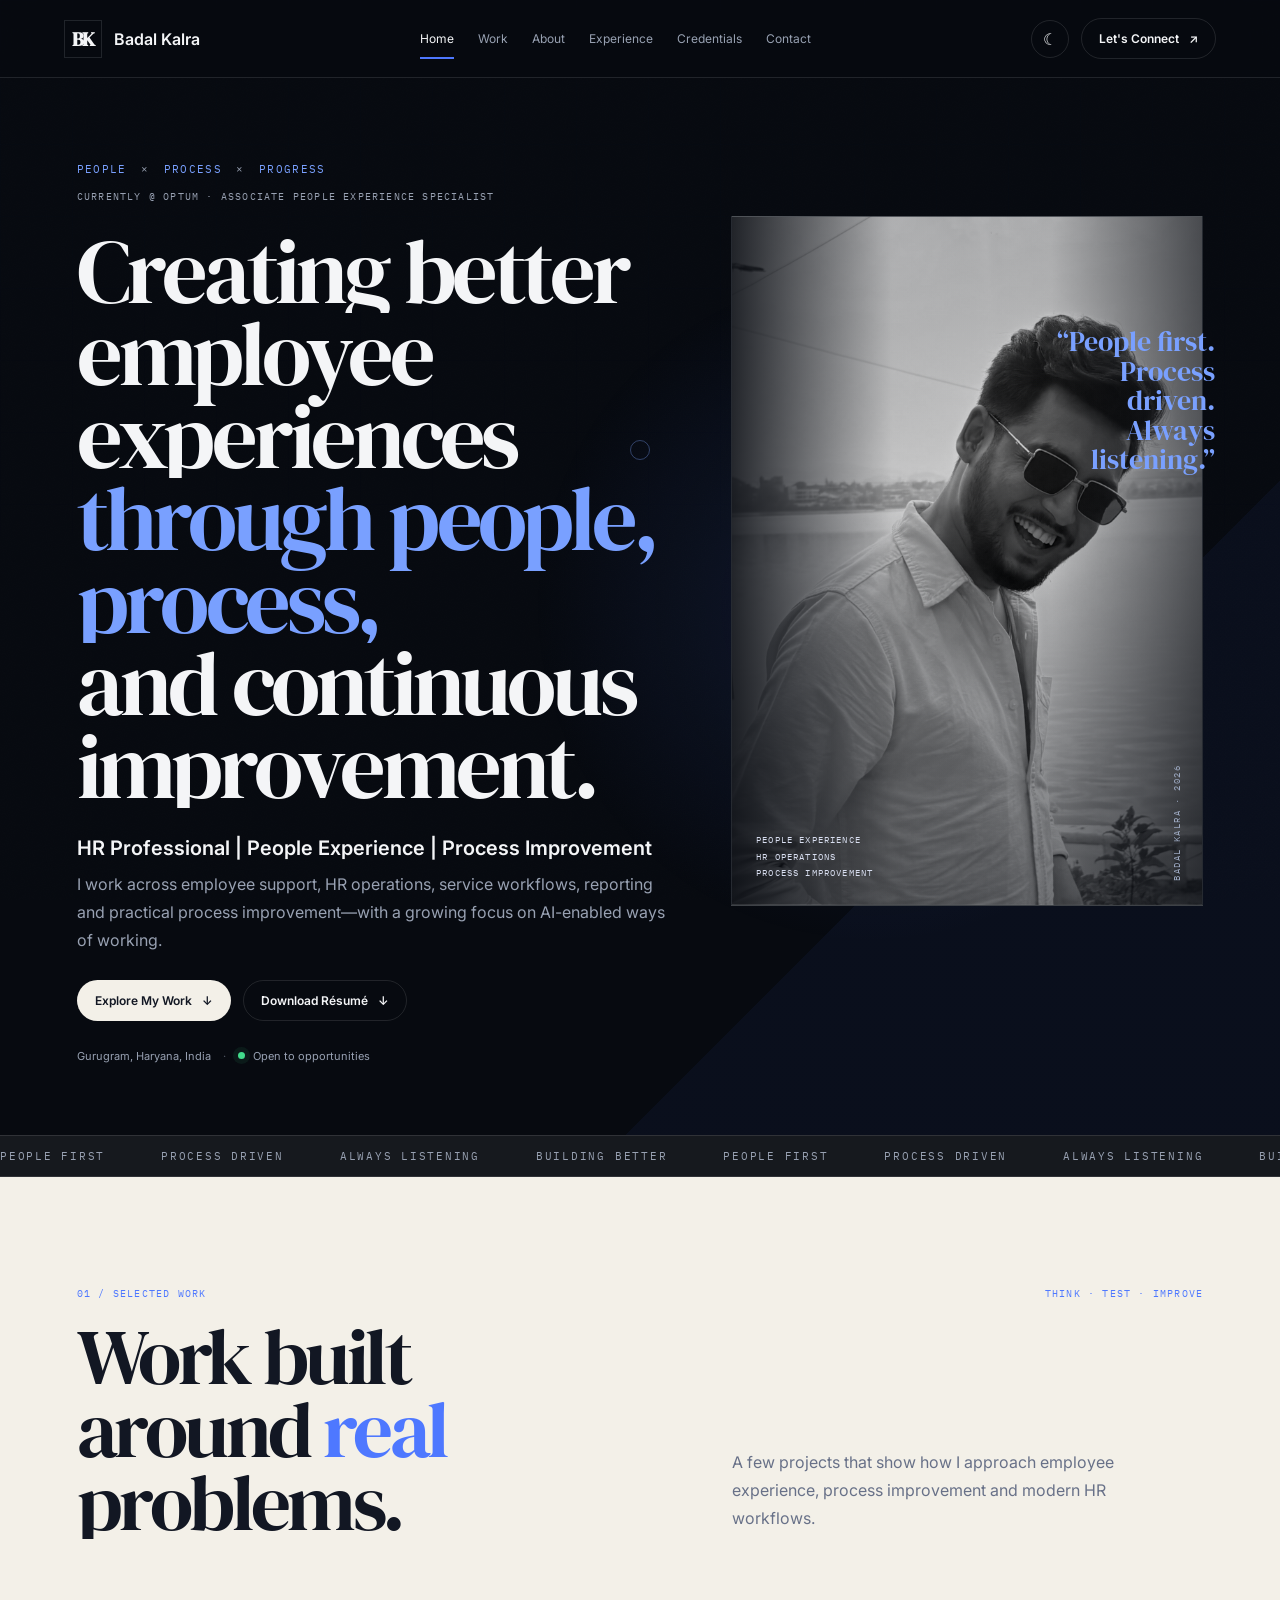
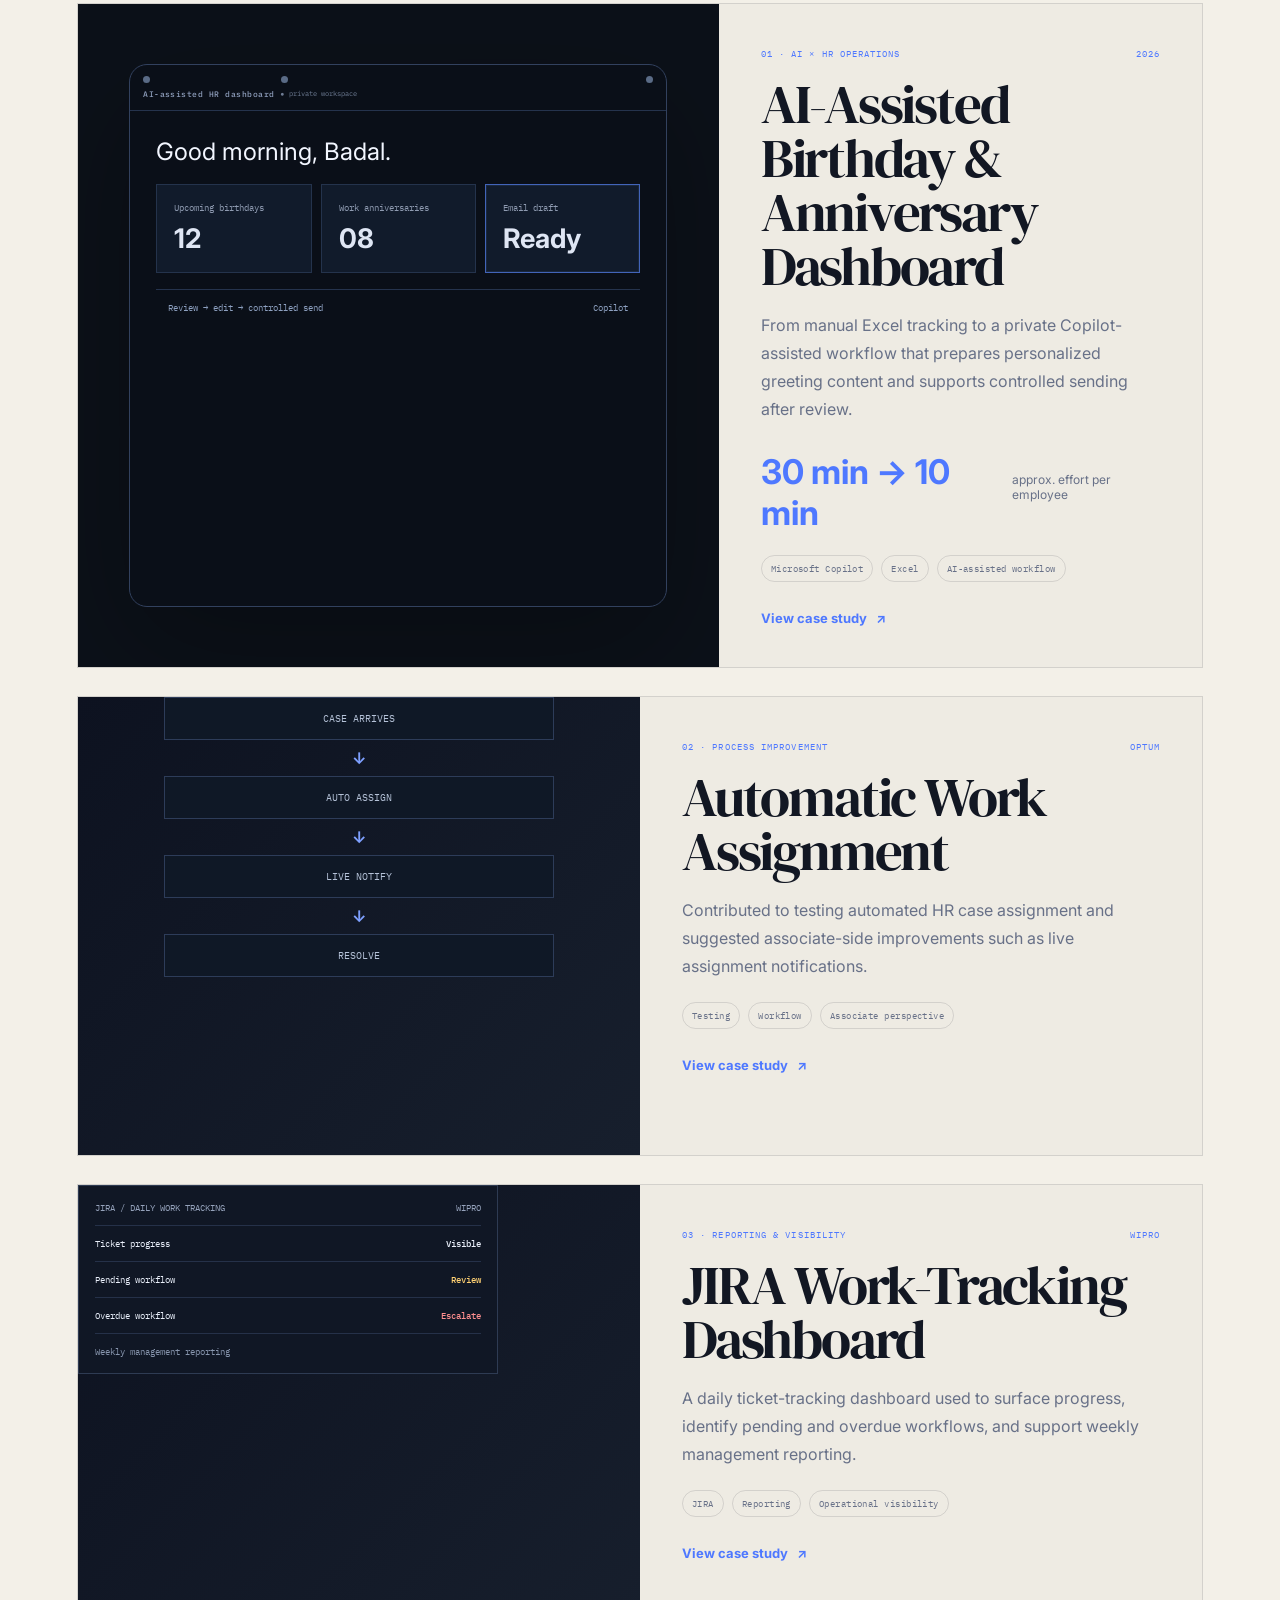
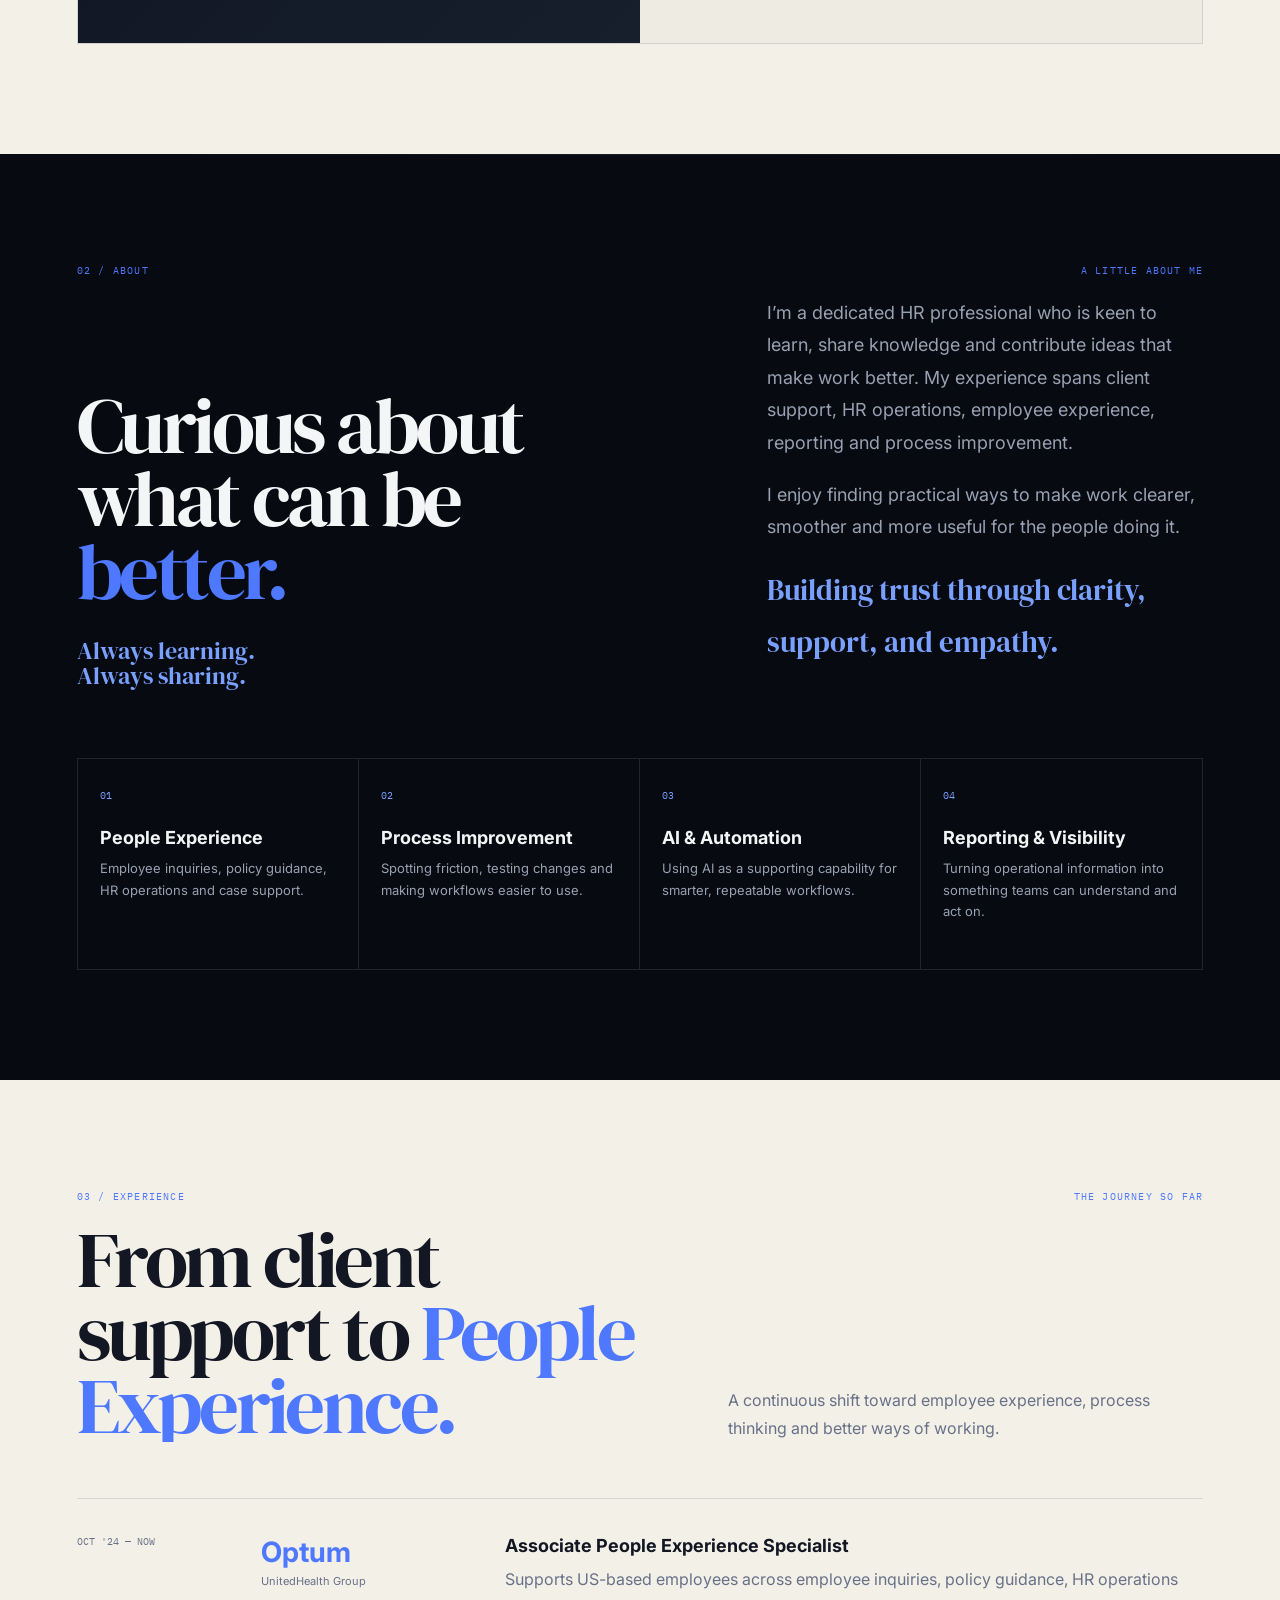
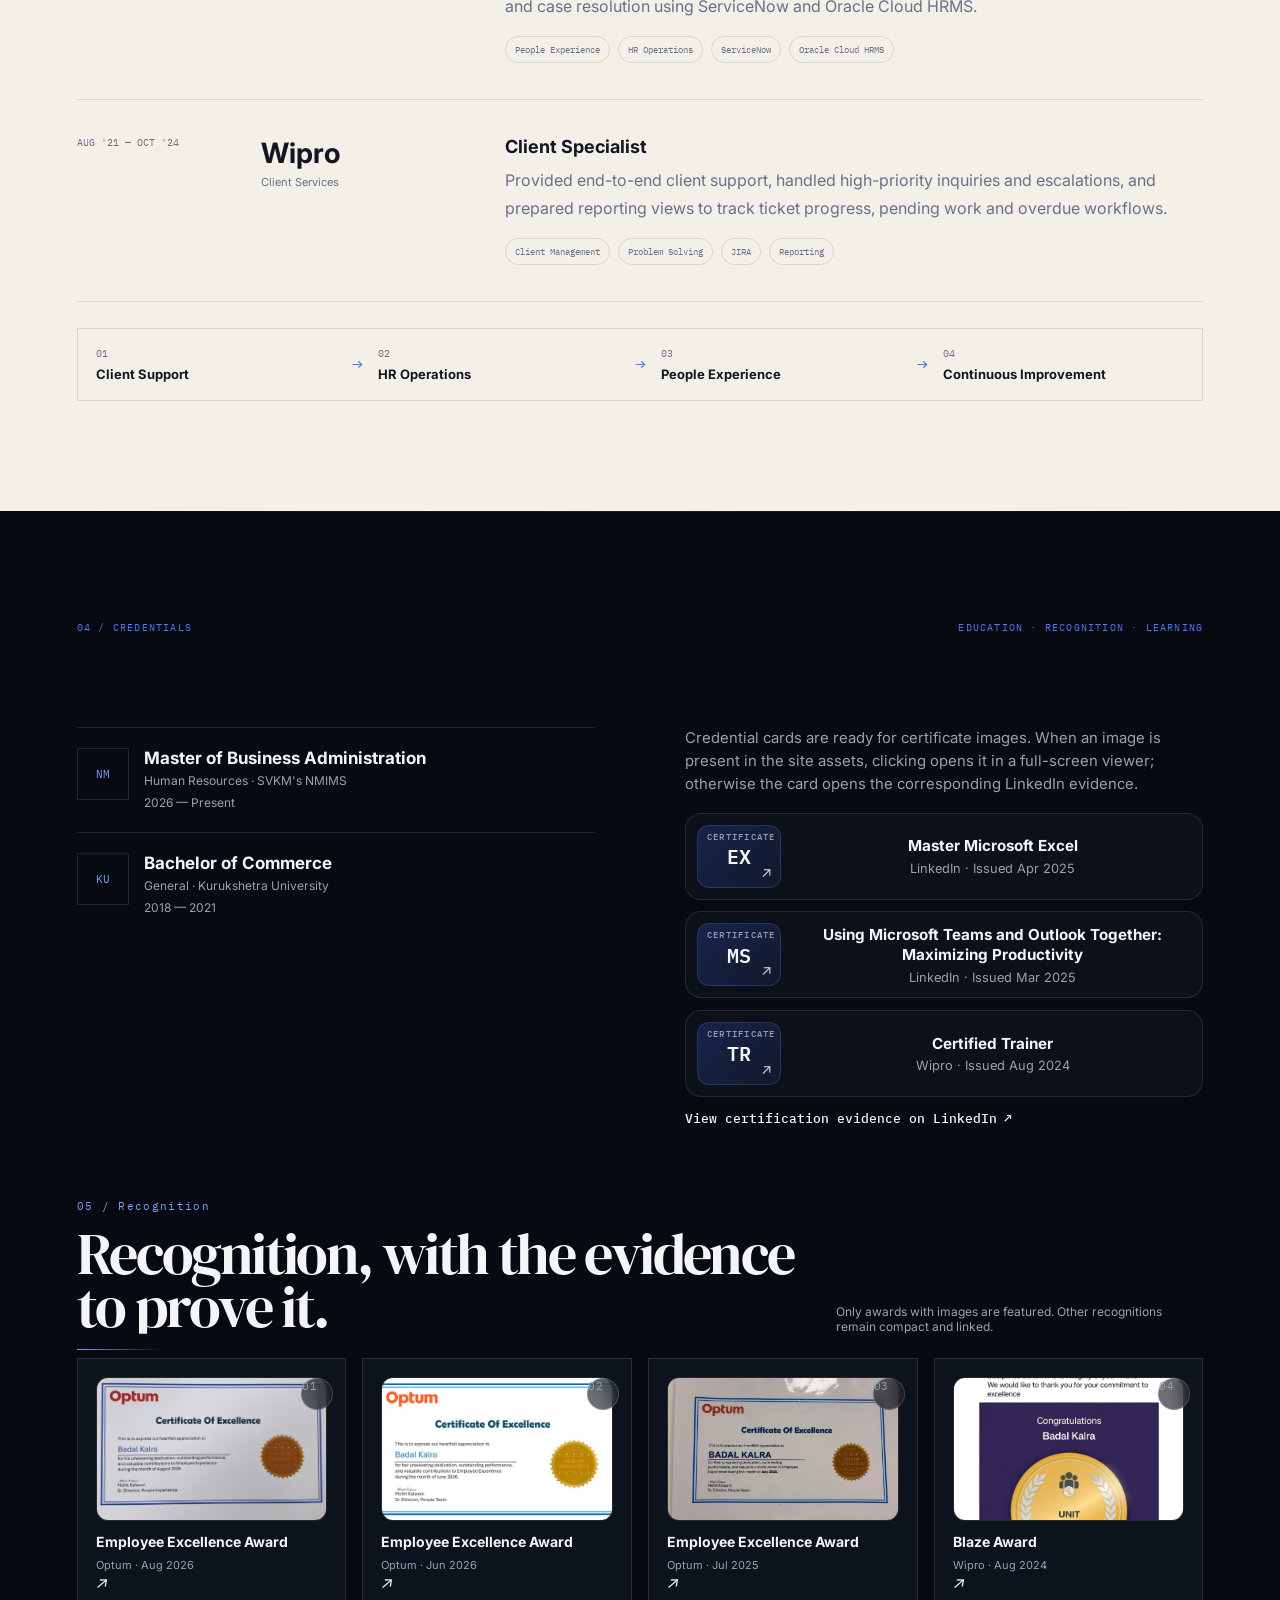
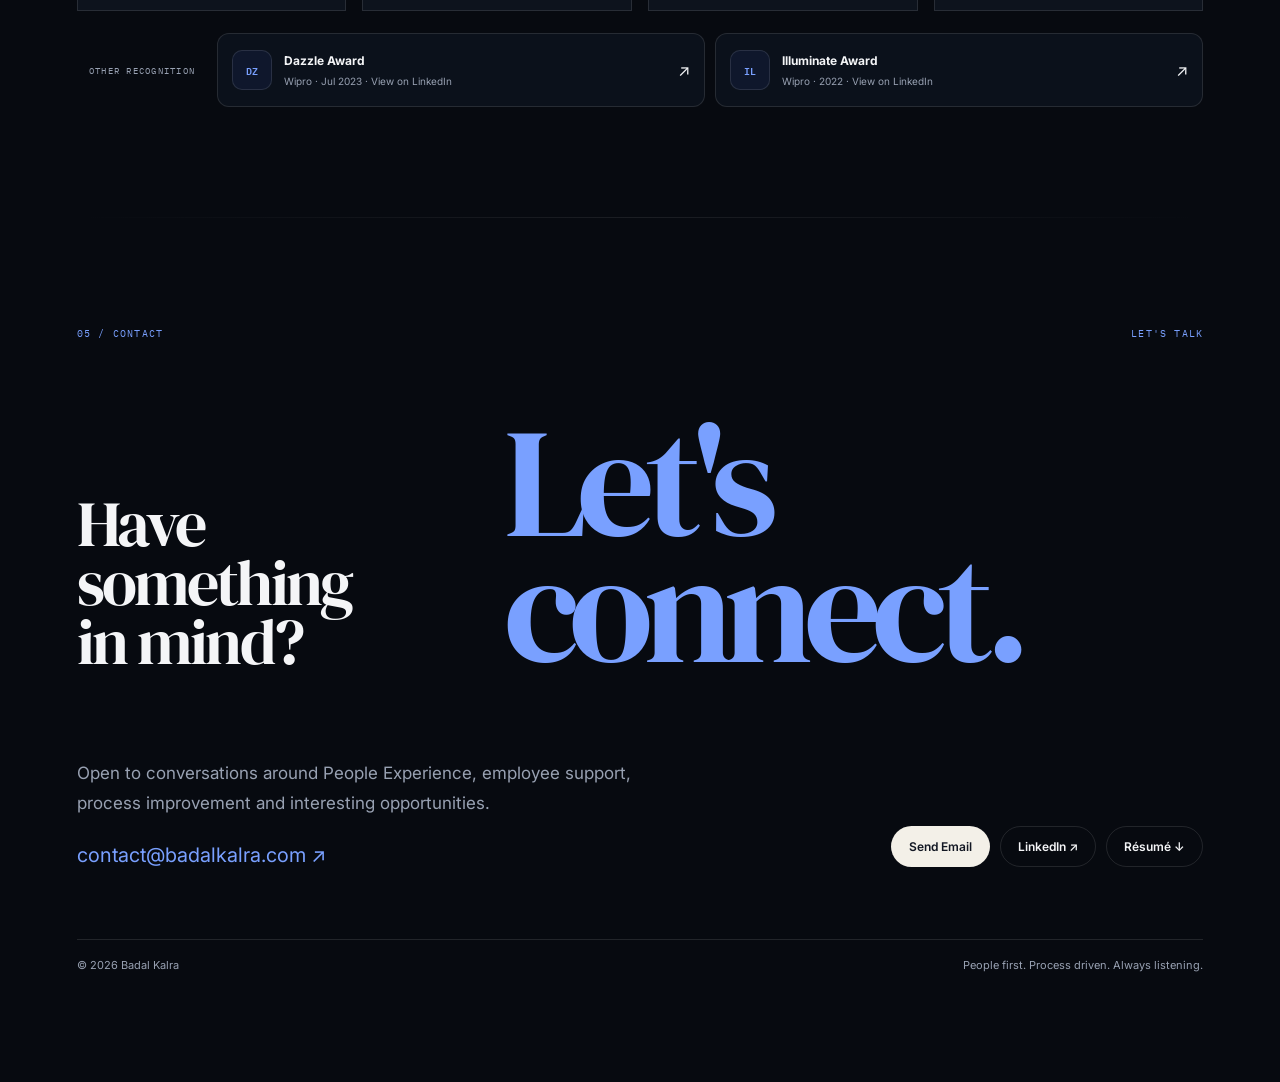
<file: index.html>
<!doctype html>
<html lang="en" data-theme="dark">
<head>
  <meta charset="utf-8">
  <meta name="viewport" content="width=device-width, initial-scale=1">
  <title>Badal Kalra — HR Professional | People Experience | Process Improvement</title>
  <meta name="description" content="Badal Kalra — HR Professional focused on People Experience, HR Operations and Process Improvement.">
  <link rel="preconnect" href="https://fonts.googleapis.com">
  <link rel="preconnect" href="https://fonts.gstatic.com" crossorigin>
  <link href="https://fonts.googleapis.com/css2?family=DM+Serif+Display&family=Inter:wght@400;500;600;700&family=IBM+Plex+Mono:wght@400;500&display=swap" rel="stylesheet">
  <link rel="stylesheet" href="styles.css">
</head>
<body>
  <div class="page-wipe" id="pageWipe" aria-hidden="true">
  <div class="wipe-panel"></div>
  <div class="wipe-panel"></div>
  <div class="wipe-panel"></div>
  <div class="wipe-content"><span class="wipe-mark">BK</span><span class="wipe-label">BADAL KALRA</span></div>
</div>
  <div class="scroll-line" id="scrollLine" aria-hidden="true"></div>
  <div class="bg-grid" aria-hidden="true"></div>
  <div class="noise" aria-hidden="true"></div>
  <div class="cursor-orb" id="cursorOrb" aria-hidden="true"></div>

  <header class="topbar">
    <a class="brand magnetic" href="#home" aria-label="Badal Kalra home"><span class="bk-mark" aria-hidden="true">BK</span><span>Badal Kalra</span></a>
    <nav class="nav" aria-label="Primary navigation">
      <a href="#home">Home</a>
      <a href="#work">Work</a>
      <a href="#about">About</a>
      <a href="#experience">Experience</a>
      <a href="#credentials">Credentials</a>
      <a href="#contact">Contact</a>
    </nav>
    <div class="top-actions">
      <button class="theme-toggle magnetic" id="themeToggle" type="button" aria-label="Toggle light and dark mode">☾</button>
      <a class="outline-pill magnetic" href="#contact">Let's Connect <span>↗</span></a>
    </div>
  </header>

  <main>
    <section id="home" class="hero section">
      <div class="hero-copy">
        <div class="eyebrow reveal-fast">PEOPLE <span>×</span> PROCESS <span>×</span> PROGRESS</div>
        <div class="hero-kicker reveal-fast">CURRENTLY @ OPTUM · ASSOCIATE PEOPLE EXPERIENCE SPECIALIST</div>
        <h1 class="hero-title-large"><span class="hero-line"><span>Creating better</span></span><span class="hero-line"><span>employee experiences</span></span><span class="hero-line accent"><span>through people, process,</span></span><span class="hero-line"><span>and continuous improvement.</span></span></h1>
        <p class="hero-subcopy reveal-up">HR Professional | People Experience | Process Improvement</p>
        <p class="hero-body reveal-up">I work across employee support, HR operations, service workflows, reporting and practical process improvement—with a growing focus on AI-enabled ways of working.</p>
        <div class="hero-actions reveal-up">
          <a class="primary-btn magnetic" href="#work">Explore My Work <span>↓</span></a>
          <a class="secondary-btn magnetic" href="./resume.pdf" download="Badal-Kalra-Resume.pdf">Download Résumé <span>↓</span></a>
        </div>
        <div class="hero-footer reveal-up"><span>Gurugram, Haryana, India</span><span class="dot-sep">·</span><span class="open-inline"><i></i> Open to opportunities</span></div>
      </div>

      <div class="hero-visual">
        <div class="hero-image-shell" data-speed="0.08">
          <img src="assets/badal-portrait.jpeg" alt="Badal Kalra outdoors by a lakeside">
          <div class="hero-image-shade"></div>
          <div class="hero-portrait-tag">PEOPLE EXPERIENCE<br>HR OPERATIONS<br>PROCESS IMPROVEMENT</div>
          <div class="hero-vertical">BADAL KALRA · 2026</div>
        </div>
        <div class="hero-note">“People first.<br>Process driven.<br>Always listening.”</div>
      </div>
    </section>

    <section class="marquee-strip" aria-hidden="true">
      <div class="marquee-track"><span>PEOPLE FIRST</span><span>PROCESS DRIVEN</span><span>ALWAYS LISTENING</span><span>BUILDING BETTER</span><span>PEOPLE FIRST</span><span>PROCESS DRIVEN</span><span>ALWAYS LISTENING</span><span>BUILDING BETTER</span></div>
    </section>

    <section id="work" class="section work-section reveal-section">
      <div class="section-topline"><span>01 / SELECTED WORK</span><span class="mono-note">THINK · TEST · IMPROVE</span></div>
      <div class="section-intro-row">
        <h2>Work built around <em>real</em> problems.</h2>
        <p>A few projects that show how I approach employee experience, process improvement and modern HR workflows.</p>
      </div>

      <article class="case-card featured-case hover-lift" data-case="dashboard">
        <a href="case-study-dashboard.html" class="case-media case-dashboard magnetic-area" aria-label="Open AI-assisted Birthday and Anniversary Dashboard case study">
          <div class="browser-window">
            <div class="browser-bar"><span></span><span></span><span></span><b>AI-assisted HR dashboard</b><small>● private workspace</small></div>
            <div class="dashboard-canvas">
              <div class="dash-title">Good morning, Badal.</div>
              <div class="dash-cards">
                <div class="dash-card"><span>Upcoming birthdays</span><strong>12</strong></div>
                <div class="dash-card"><span>Work anniversaries</span><strong>08</strong></div>
                <div class="dash-card highlight"><span>Email draft</span><strong>Ready</strong></div>
              </div>
              <div class="dash-bottom"><span>Review → edit → controlled send</span><span>Copilot</span></div>
            </div>
          </div>
          <div class="case-overlay"><span>OPEN CASE STUDY ↗</span></div>
        </a>
        <div class="case-info">
          <div class="case-meta"><span>01 · AI × HR OPERATIONS</span><span>2026</span></div>
          <h3>AI-Assisted Birthday &amp; Anniversary Dashboard</h3>
          <p>From manual Excel tracking to a private Copilot-assisted workflow that prepares personalized greeting content and supports controlled sending after review.</p>
          <div class="case-result"><strong>30 min → 10 min</strong><span>approx. effort per employee</span></div>
          <div class="case-tags"><span>Microsoft Copilot</span><span>Excel</span><span>AI-assisted workflow</span></div>
          <a class="case-link" href="case-study-dashboard.html">View case study <span>↗</span></a>
        </div>
      </article>

      <article class="case-card split-case hover-lift" data-case="assignment">
        <a href="case-study-auto-assignment.html" class="case-media case-assignment magnetic-area" aria-label="Open Automatic Work Assignment case study">
          <div class="assignment-flow"><span>CASE ARRIVES</span><b>↓</b><span>AUTO ASSIGN</span><b>↓</b><span>LIVE NOTIFY</span><b>↓</b><span>RESOLVE</span></div>
          <div class="case-overlay"><span>OPEN CASE STUDY ↗</span></div>
        </a>
        <div class="case-info">
          <div class="case-meta"><span>02 · PROCESS IMPROVEMENT</span><span>OPTUM</span></div>
          <h3>Automatic Work Assignment</h3>
          <p>Contributed to testing automated HR case assignment and suggested associate-side improvements such as live assignment notifications.</p>
          <div class="case-tags"><span>Testing</span><span>Workflow</span><span>Associate perspective</span></div>
          <a class="case-link" href="case-study-auto-assignment.html">View case study <span>↗</span></a>
        </div>
      </article>

      <article class="case-card split-case hover-lift" data-case="jira">
        <a href="case-study-jira.html" class="case-media case-jira magnetic-area" aria-label="Open JIRA work tracking dashboard case study">
          <div class="jira-frame">
            <div class="jira-head"><span>JIRA / DAILY WORK TRACKING</span><span>WIPRO</span></div>
            <div class="jira-row"><span>Ticket progress</span><b>Visible</b></div>
            <div class="jira-row warning"><span>Pending workflow</span><b>Review</b></div>
            <div class="jira-row alert"><span>Overdue workflow</span><b>Escalate</b></div>
            <div class="jira-foot">Weekly management reporting</div>
          </div>
          <div class="case-overlay"><span>OPEN CASE STUDY ↗</span></div>
        </a>
        <div class="case-info">
          <div class="case-meta"><span>03 · REPORTING &amp; VISIBILITY</span><span>WIPRO</span></div>
          <h3>JIRA Work-Tracking Dashboard</h3>
          <p>A daily ticket-tracking dashboard used to surface progress, identify pending and overdue workflows, and support weekly management reporting.</p>
          <div class="case-tags"><span>JIRA</span><span>Reporting</span><span>Operational visibility</span></div>
          <a class="case-link" href="case-study-jira.html">View case study <span>↗</span></a>
        </div>
      </article>
    </section>

    <section id="about" class="section about-section reveal-section">
      <div class="section-topline"><span>02 / ABOUT</span><span class="mono-note">A LITTLE ABOUT ME</span></div>
      <div class="about-grid">
        <div class="about-heading"><h2>Curious about what can be <em>better.</em></h2><span class="hand-note">Always learning.<br>Always sharing.</span></div>
        <div class="about-copy"><p>I’m a dedicated HR professional who is keen to learn, share knowledge and contribute ideas that make work better. My experience spans client support, HR operations, employee experience, reporting and process improvement.</p><p>I enjoy finding practical ways to make work clearer, smoother and more useful for the people doing it.</p><p class="about-signature">Building trust through clarity, support, and empathy.</p></div>
      </div>
      <div class="capability-grid-wide">
        <article><span>01</span><h3>People Experience</h3><p>Employee inquiries, policy guidance, HR operations and case support.</p></article>
        <article><span>02</span><h3>Process Improvement</h3><p>Spotting friction, testing changes and making workflows easier to use.</p></article>
        <article><span>03</span><h3>AI &amp; Automation</h3><p>Using AI as a supporting capability for smarter, repeatable workflows.</p></article>
        <article><span>04</span><h3>Reporting &amp; Visibility</h3><p>Turning operational information into something teams can understand and act on.</p></article>
      </div>
    </section>

    <section id="experience" class="section experience-section reveal-section">
      <div class="section-topline"><span>03 / EXPERIENCE</span><span class="mono-note">THE JOURNEY SO FAR</span></div>
      <div class="experience-heading"><h2>From client support to <em>People Experience.</em></h2><p>A continuous shift toward employee experience, process thinking and better ways of working.</p></div>
      <div class="experience-list">
        <article class="experience-row current">
          <div class="experience-year">OCT '24 — NOW</div>
          <div class="experience-company"><strong>Optum</strong><span>UnitedHealth Group</span></div>
          <div class="experience-role"><b>Associate People Experience Specialist</b><p>Supports US-based employees across employee inquiries, policy guidance, HR operations and case resolution using ServiceNow and Oracle Cloud HRMS.</p><div class="tag-row"><span>People Experience</span><span>HR Operations</span><span>ServiceNow</span><span>Oracle Cloud HRMS</span></div></div>
        </article>
        <article class="experience-row">
          <div class="experience-year">AUG '21 — OCT '24</div>
          <div class="experience-company"><strong>Wipro</strong><span>Client Services</span></div>
          <div class="experience-role"><b>Client Specialist</b><p>Provided end-to-end client support, handled high-priority inquiries and escalations, and prepared reporting views to track ticket progress, pending work and overdue workflows.</p><div class="tag-row"><span>Client Management</span><span>Problem Solving</span><span>JIRA</span><span>Reporting</span></div></div>
        </article>
      </div>
      <div class="progression"><span>01 <b>Client Support</b></span><i>→</i><span>02 <b>HR Operations</b></span><i>→</i><span>03 <b>People Experience</b></span><i>→</i><span>04 <b>Continuous Improvement</b></span></div>
    </section>

    <section id="credentials" class="section credentials-section reveal-section">
      <div class="section-topline"><span>04 / CREDENTIALS</span><span class="mono-note">EDUCATION · RECOGNITION · LEARNING</span></div>
      <div class="credentials-grid">
        <div class="credential-column">
          <h2>Education</h2>
          <article class="credential-item"><div class="credential-icon">NM</div><div><b>Master of Business Administration</b><span>Human Resources · SVKM's NMIMS</span><small>2026 — Present</small></div></article>
          <article class="credential-item"><div class="credential-icon">KU</div><div><b>Bachelor of Commerce</b><span>General · Kurukshetra University</span><small>2018 — 2021</small></div></article>
        </div>
        <div class="credential-column">
          <h2>Certifications</h2>
          <p class="credential-intro">Credential cards are ready for certificate images. When an image is present in the site assets, clicking opens it in a full-screen viewer; otherwise the card opens the corresponding LinkedIn evidence.</p>
          <div class="credential-card-grid">
            <button class="credential-card evidence-card" type="button" data-image="assets/credentials/master-microsoft-excel.jpg" data-link="https://www.linkedin.com/in/badalkalra71/details/certifications/" data-title="Master Microsoft Excel">
              <div class="credential-thumb"><span>EX</span><i>↗</i></div>
              <div class="credential-card-copy"><b>Master Microsoft Excel</b><span>LinkedIn · Issued Apr 2025</span></div>
            </button>
            <button class="credential-card evidence-card" type="button" data-image="assets/credentials/teams-outlook.jpg" data-link="https://www.linkedin.com/in/badalkalra71/details/certifications/" data-title="Using Microsoft Teams and Outlook Together: Maximizing Productivity">
              <div class="credential-thumb"><span>MS</span><i>↗</i></div>
              <div class="credential-card-copy"><b>Using Microsoft Teams and Outlook Together: Maximizing Productivity</b><span>LinkedIn · Issued Mar 2025</span></div>
            </button>
            <button class="credential-card evidence-card" type="button" data-image="assets/credentials/certified-trainer.jpg" data-link="https://www.linkedin.com/in/badalkalra71/details/certifications/" data-title="Certified Trainer">
              <div class="credential-thumb"><span>TR</span><i>↗</i></div>
              <div class="credential-card-copy"><b>Certified Trainer</b><span>Wipro · Issued Aug 2024</span></div>
            </button>
          </div>
          <a class="credential-link" href="https://www.linkedin.com/in/badalkalra71/details/certifications/" target="_blank" rel="noopener noreferrer">View certification evidence on LinkedIn <span>↗</span></a>
        </div>
      </div>
      <div class="recognition-block recognition-scene">
        <div class="recognition-head recognition-head-animated">
          <div>
            <div class="eyebrow">05 / Recognition</div>
            <h2>Recognition, with the evidence to prove it.</h2>
          </div>
          <span>Only awards with images are featured. Other recognitions remain compact and linked.</span>
        </div>

        <div class="recognition-grid recognition-grid-images recognition-featured-grid">
          <button class="recognition-card evidence-card award-featured" type="button" data-image="assets/credentials/employee-excellence-aug-2026.jpeg" data-link="https://www.linkedin.com/in/badalkalra71/details/honors-awards/" data-title="Employee Excellence Award · Optum · Aug 2026" data-index="01">
            <span class="award-index">01</span>
            <div class="recognition-thumb"><img src="assets/credentials/employee-excellence-aug-2026.jpeg" alt="Optum Employee Excellence Award certificate for August 2026"></div>
            <div class="recognition-card-copy"><b>Employee Excellence Award</b><span>Optum · Aug 2026</span></div><i>↗</i>
          </button>

          <button class="recognition-card evidence-card award-featured" type="button" data-image="assets/credentials/employee-excellence-jun-2026.jpeg" data-link="https://www.linkedin.com/in/badalkalra71/details/honors-awards/" data-title="Employee Excellence Award · Optum · Jun 2026" data-index="02">
            <span class="award-index">02</span>
            <div class="recognition-thumb"><img src="assets/credentials/employee-excellence-jun-2026.jpeg" alt="Optum Employee Excellence Award certificate for June 2026"></div>
            <div class="recognition-card-copy"><b>Employee Excellence Award</b><span>Optum · Jun 2026</span></div><i>↗</i>
          </button>

          <button class="recognition-card evidence-card award-featured" type="button" data-image="assets/credentials/employee-excellence-jul-2025.jpeg" data-link="https://www.linkedin.com/in/badalkalra71/details/honors-awards/" data-title="Employee Excellence Award · Optum · Jul 2025" data-index="03">
            <span class="award-index">03</span>
            <div class="recognition-thumb"><img src="assets/credentials/employee-excellence-jul-2025.jpeg" alt="Optum Employee Excellence Award certificate for July 2025"></div>
            <div class="recognition-card-copy"><b>Employee Excellence Award</b><span>Optum · Jul 2025</span></div><i>↗</i>
          </button>

          <button class="recognition-card evidence-card award-featured" type="button" data-image="assets/credentials/blaze-award.jpeg" data-link="https://www.linkedin.com/in/badalkalra71/details/honors-awards/" data-title="Blaze Award · Wipro" data-index="04">
            <span class="award-index">04</span>
            <div class="recognition-thumb"><img src="assets/credentials/blaze-award.jpeg" alt="Wipro Blaze Award recognition post"></div>
            <div class="recognition-card-copy"><b>Blaze Award</b><span>Wipro · Aug 2024</span></div><i>↗</i>
          </button>
        </div>

        <div class="recognition-secondary">
          <div class="recognition-secondary-label">Other recognition</div>
          <a class="recognition-card recognition-link-card award-compact" href="https://www.linkedin.com/in/badalkalra71/details/honors-awards/" target="_blank" rel="noopener noreferrer">
            <div class="recognition-mark">DZ</div><div class="recognition-card-copy"><b>Dazzle Award</b><span>Wipro · Jul 2023 · View on LinkedIn</span></div><i>↗</i>
          </a>
          <a class="recognition-card recognition-link-card award-compact" href="https://www.linkedin.com/in/badalkalra71/details/honors-awards/" target="_blank" rel="noopener noreferrer">
            <div class="recognition-mark">IL</div><div class="recognition-card-copy"><b>Illuminate Award</b><span>Wipro · 2022 · View on LinkedIn</span></div><i>↗</i>
          </a>
        </div>
      </div>
    </section>

    <section id="contact" class="section contact-section reveal-section">
      <div class="contact-topline"><span>05 / CONTACT</span><span class="mono-note">LET'S TALK</span></div>
      <div class="contact-hero"><h2>Have something<br>in mind?</h2><div class="contact-giant">Let's connect.</div></div>
      <div class="contact-grid"><div><p>Open to conversations around People Experience, employee support, process improvement and interesting opportunities.</p><a class="contact-email magnetic" href="mailto:contact@badalkalra.com">contact@badalkalra.com ↗</a></div><div class="contact-actions"><a class="primary-btn magnetic" href="mailto:contact@badalkalra.com">Send Email</a><a class="secondary-btn magnetic" href="https://www.linkedin.com/in/badalkalra71" target="_blank" rel="noreferrer">LinkedIn ↗</a><a class="secondary-btn magnetic" href="./resume.pdf" download="Badal-Kalra-Resume.pdf">Résumé ↓</a></div></div>
      <footer class="footer"><span>© 2026 Badal Kalra</span><span>People first. Process driven. Always listening.</span></footer>
    </section>
  </main>


<div class="evidence-modal" id="evidenceModal" aria-hidden="true">
  <div class="evidence-backdrop" data-close-evidence></div>
  <div class="evidence-dialog" role="dialog" aria-modal="true" aria-labelledby="evidenceTitle">
    <button class="evidence-close" type="button" aria-label="Close" data-close-evidence>×</button>
    <div class="evidence-media"><img id="evidenceImage" alt="" hidden><div id="evidenceFallback" class="evidence-fallback">LinkedIn evidence<br><small>Certificate image not available in the local site assets.</small></div></div>
    <div class="evidence-footer"><div><span class="mono-note">EVIDENCE</span><h3 id="evidenceTitle">Credential</h3></div><a id="evidenceLink" class="primary-btn" href="#" target="_blank" rel="noopener noreferrer">Open on LinkedIn ↗</a></div>
  </div>
</div>

  <script src="script.js"></script>
</body>
</html>
</file>
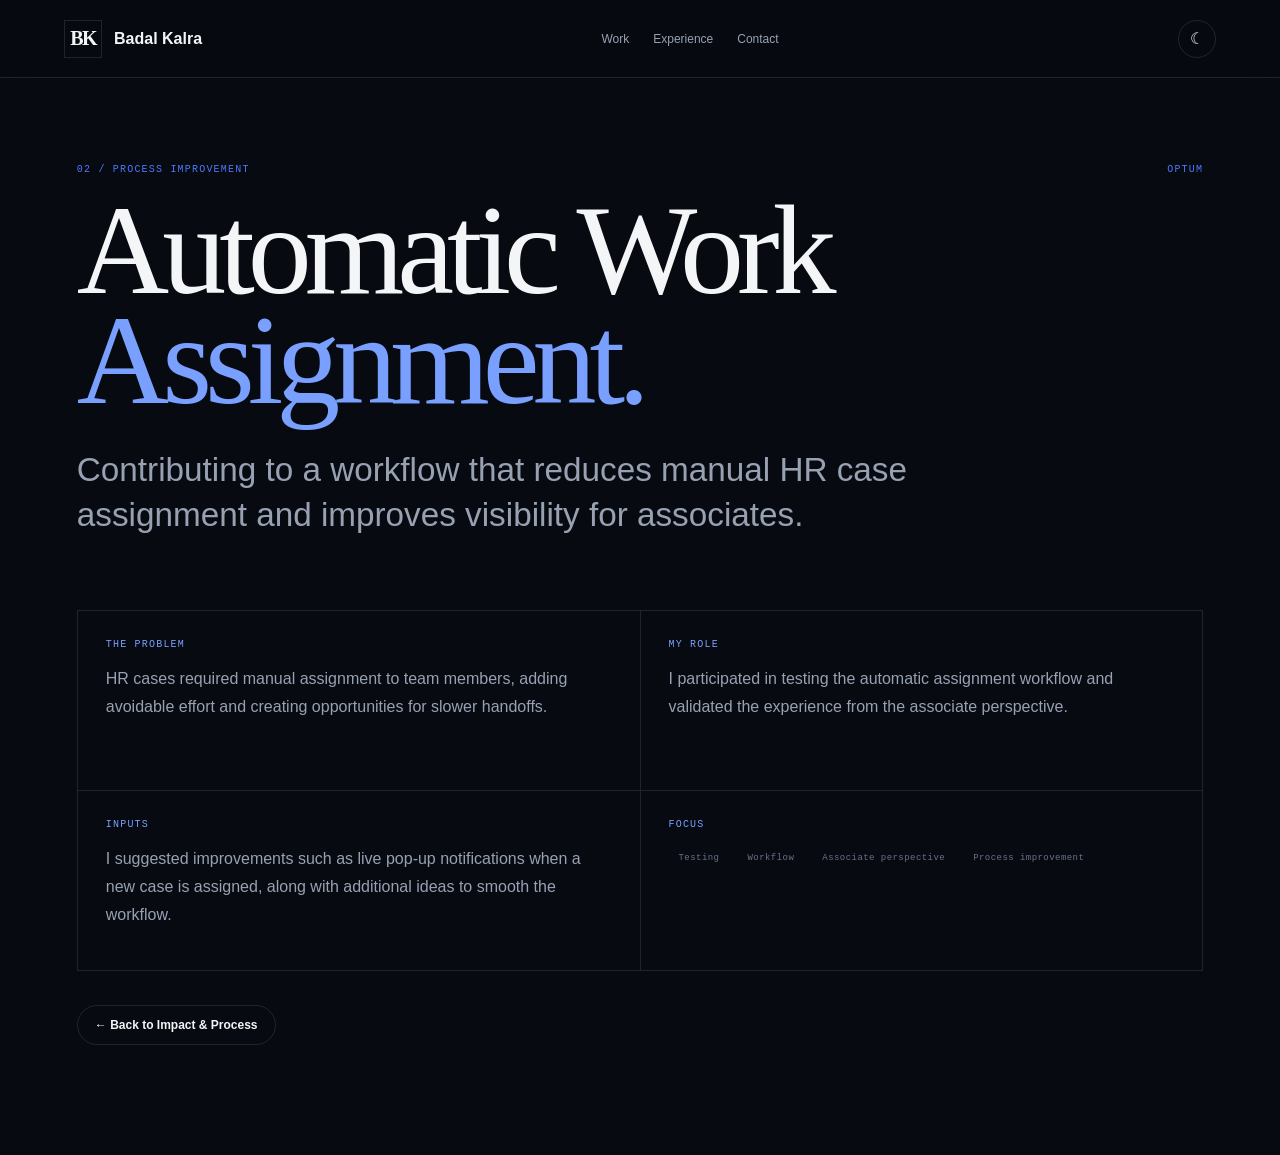
<file: case-study-auto-assignment.html>
<!doctype html><html lang="en" data-theme="dark"><head><meta charset="utf-8"><meta name="viewport" content="width=device-width,initial-scale=1"><title>Automatic Work Assignment — Badal Kalra</title><link rel="stylesheet" href="styles.css"></head><body class="case-page"><div class="page-wipe" id="pageWipe" aria-hidden="true">
  <div class="wipe-panel"></div>
  <div class="wipe-panel"></div>
  <div class="wipe-panel"></div>
  <div class="wipe-content"><span class="wipe-mark">BK</span><span class="wipe-label">BADAL KALRA</span></div>
</div><header class="topbar"><a class="brand magnetic" href="index.html"><span class="bk-mark">BK</span><span>Badal Kalra</span></a><nav class="nav"><a href="index.html#work">Work</a><a href="index.html#experience">Experience</a><a href="index.html#contact">Contact</a></nav><div class="top-actions"><button class="theme-toggle magnetic" id="themeToggle">☾</button></div></header><main><section class="section case-hero-page"><div class="section-topline"><span>02 / PROCESS IMPROVEMENT</span><span class="mono-note">OPTUM</span></div><h1>Automatic Work<br><em>Assignment.</em></h1><p class="case-hero-copy">Contributing to a workflow that reduces manual HR case assignment and improves visibility for associates.</p><div class="case-detail-grid"><div><span class="detail-label">THE PROBLEM</span><p>HR cases required manual assignment to team members, adding avoidable effort and creating opportunities for slower handoffs.</p></div><div><span class="detail-label">MY ROLE</span><p>I participated in testing the automatic assignment workflow and validated the experience from the associate perspective.</p></div><div><span class="detail-label">INPUTS</span><p>I suggested improvements such as live pop-up notifications when a new case is assigned, along with additional ideas to smooth the workflow.</p></div><div><span class="detail-label">FOCUS</span><div class="case-tags"><span>Testing</span><span>Workflow</span><span>Associate perspective</span><span>Process improvement</span></div></div></div><a class="secondary-btn magnetic back-link" href="index.html#work">← Back to Impact &amp; Process</a></section></main><script src="script.js"></script></body></html>
</file>
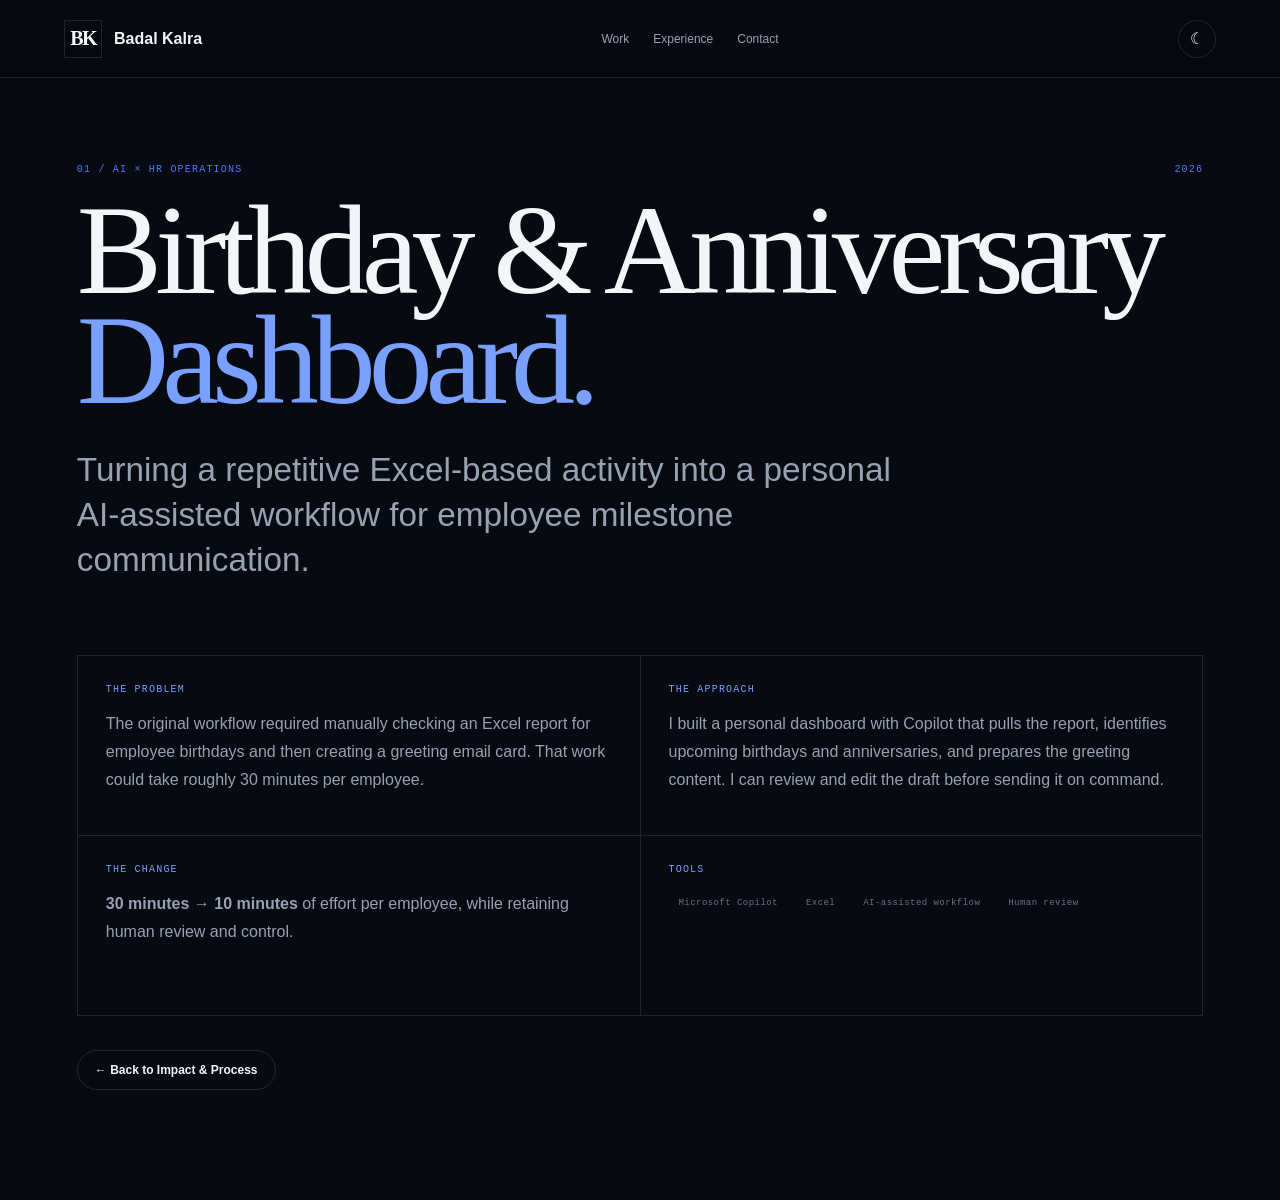
<file: case-study-dashboard.html>
<!doctype html><html lang="en" data-theme="dark"><head><meta charset="utf-8"><meta name="viewport" content="width=device-width,initial-scale=1"><title>AI-Assisted Birthday & Anniversary Dashboard — Badal Kalra</title><link rel="stylesheet" href="styles.css"></head><body class="case-page"><div class="page-wipe" id="pageWipe" aria-hidden="true">
  <div class="wipe-panel"></div>
  <div class="wipe-panel"></div>
  <div class="wipe-panel"></div>
  <div class="wipe-content"><span class="wipe-mark">BK</span><span class="wipe-label">BADAL KALRA</span></div>
</div><header class="topbar"><a class="brand magnetic" href="index.html"><span class="bk-mark">BK</span><span>Badal Kalra</span></a><nav class="nav"><a href="index.html#work">Work</a><a href="index.html#experience">Experience</a><a href="index.html#contact">Contact</a></nav><div class="top-actions"><button class="theme-toggle magnetic" id="themeToggle">☾</button></div></header><main><section class="section case-hero-page"><div class="section-topline"><span>01 / AI × HR OPERATIONS</span><span class="mono-note">2026</span></div><h1>Birthday &amp; Anniversary<br><em>Dashboard.</em></h1><p class="case-hero-copy">Turning a repetitive Excel-based activity into a personal AI-assisted workflow for employee milestone communication.</p><div class="case-detail-grid"><div><span class="detail-label">THE PROBLEM</span><p>The original workflow required manually checking an Excel report for employee birthdays and then creating a greeting email card. That work could take roughly 30 minutes per employee.</p></div><div><span class="detail-label">THE APPROACH</span><p>I built a personal dashboard with Copilot that pulls the report, identifies upcoming birthdays and anniversaries, and prepares the greeting content. I can review and edit the draft before sending it on command.</p></div><div><span class="detail-label">THE CHANGE</span><p><strong>30 minutes → 10 minutes</strong> of effort per employee, while retaining human review and control.</p></div><div><span class="detail-label">TOOLS</span><div class="case-tags"><span>Microsoft Copilot</span><span>Excel</span><span>AI-assisted workflow</span><span>Human review</span></div></div></div><a class="secondary-btn magnetic back-link" href="index.html#work">← Back to Impact &amp; Process</a></section></main><script src="script.js"></script></body></html>
</file>
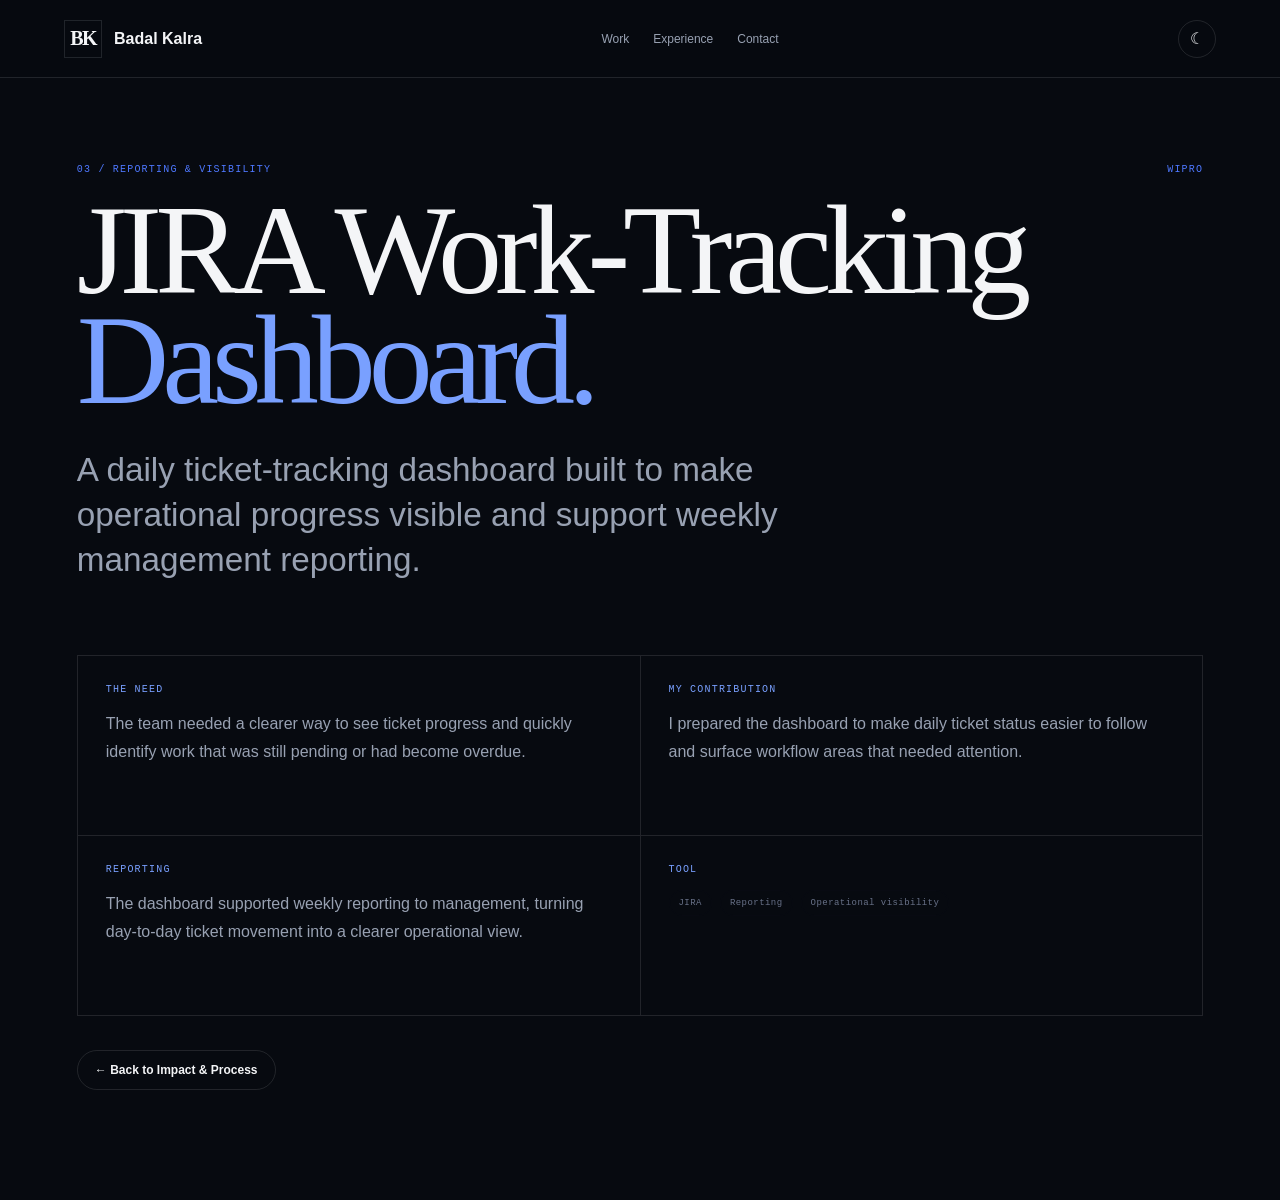
<file: case-study-jira.html>
<!doctype html><html lang="en" data-theme="dark"><head><meta charset="utf-8"><meta name="viewport" content="width=device-width,initial-scale=1"><title>JIRA Work-Tracking Dashboard — Badal Kalra</title><link rel="stylesheet" href="styles.css"></head><body class="case-page"><div class="page-wipe" id="pageWipe" aria-hidden="true">
  <div class="wipe-panel"></div>
  <div class="wipe-panel"></div>
  <div class="wipe-panel"></div>
  <div class="wipe-content"><span class="wipe-mark">BK</span><span class="wipe-label">BADAL KALRA</span></div>
</div><header class="topbar"><a class="brand magnetic" href="index.html"><span class="bk-mark">BK</span><span>Badal Kalra</span></a><nav class="nav"><a href="index.html#work">Work</a><a href="index.html#experience">Experience</a><a href="index.html#contact">Contact</a></nav><div class="top-actions"><button class="theme-toggle magnetic" id="themeToggle">☾</button></div></header><main><section class="section case-hero-page"><div class="section-topline"><span>03 / REPORTING &amp; VISIBILITY</span><span class="mono-note">WIPRO</span></div><h1>JIRA Work-Tracking<br><em>Dashboard.</em></h1><p class="case-hero-copy">A daily ticket-tracking dashboard built to make operational progress visible and support weekly management reporting.</p><div class="case-detail-grid"><div><span class="detail-label">THE NEED</span><p>The team needed a clearer way to see ticket progress and quickly identify work that was still pending or had become overdue.</p></div><div><span class="detail-label">MY CONTRIBUTION</span><p>I prepared the dashboard to make daily ticket status easier to follow and surface workflow areas that needed attention.</p></div><div><span class="detail-label">REPORTING</span><p>The dashboard supported weekly reporting to management, turning day-to-day ticket movement into a clearer operational view.</p></div><div><span class="detail-label">TOOL</span><div class="case-tags"><span>JIRA</span><span>Reporting</span><span>Operational visibility</span></div></div></div><a class="secondary-btn magnetic back-link" href="index.html#work">← Back to Impact &amp; Process</a></section></main><script src="script.js"></script></body></html>
</file>
<file: styles.css>
:root{--bg:#070a10;--panel:#0d131d;--panel2:#121b27;--text:#f4f5f7;--muted:#98a1b2;--line:rgba(255,255,255,.11);--blue:#79a0ff;--blue-strong:#4e78ff;--cream:#f3f0e8;--creamText:#121723;--creamMuted:#687188;--creamLine:rgba(18,23,35,.12);--serif:"DM Serif Display",Georgia,serif;--sans:Inter,Arial,sans-serif;--mono:"IBM Plex Mono",monospace}
html[data-theme="light"]{--bg:#f5f4ef;--panel:#fff;--panel2:#ece9e1;--text:#151b27;--muted:#6a7284;--line:rgba(21,27,39,.12);--blue:#3a62db;--blue-strong:#2f57ce;--cream:#0b111b;--creamText:#f3f4f7;--creamMuted:#b9c2d0;--creamLine:rgba(255,255,255,.12)}
*{box-sizing:border-box}html{scroll-behavior:smooth}body{margin:0;background:var(--bg);color:var(--text);font-family:var(--sans);overflow-x:hidden}a{text-decoration:none;color:inherit}button{font:inherit}
.page-wipe{position:fixed;inset:0;background:#05070b;color:#fff;z-index:1000;display:grid;place-items:center;align-content:center;gap:10px;transition:opacity .6s ease,visibility .6s ease}.page-wipe.hidden{opacity:0;visibility:hidden}.wipe-mark{font-family:var(--serif);font-size:64px;line-height:1}.wipe-label{font-family:var(--mono);font-size:10px;letter-spacing:.28em;color:#91a9ff}.scroll-line{position:fixed;left:0;top:0;height:2px;width:100%;background:var(--blue-strong);transform:scaleX(0);transform-origin:left;z-index:60}.cursor-orb{position:fixed;left:var(--x,50vw);top:var(--y,50vh);width:20px;height:20px;border:1px solid rgba(121,160,255,.35);border-radius:50%;transform:translate(-50%,-50%);pointer-events:none;z-index:90;mix-blend-mode:screen;transition:width .18s ease,height .18s ease}
.bg-grid{position:fixed;inset:0;pointer-events:none;opacity:.12;background-image:linear-gradient(rgba(88,123,255,.14) 1px,transparent 1px),linear-gradient(90deg,rgba(88,123,255,.14) 1px,transparent 1px);background-size:72px 72px;mask-image:linear-gradient(to bottom,rgba(0,0,0,.7),transparent 85%);z-index:-3;animation:gridMove 24s linear infinite}.noise{position:fixed;inset:0;pointer-events:none;z-index:-2;opacity:.025;background-image:url("data:image/svg+xml,%3Csvg xmlns='http://www.w3.org/2000/svg' width='160' height='160' viewBox='0 0 160 160'%3E%3Cfilter id='n'%3E%3CfeTurbulence type='fractalNoise' baseFrequency='.95' numOctaves='2' stitchTiles='stitch'/%3E%3C/filter%3E%3Crect width='100%25' height='100%25' filter='url(%23n)' opacity='.55'/%3E%3C/svg%3E")}
@keyframes gridMove{to{background-position:72px 72px}}
.topbar{position:sticky;top:0;z-index:50;height:78px;padding:0 5vw;display:flex;align-items:center;justify-content:space-between;gap:24px;border-bottom:1px solid var(--line);background:color-mix(in srgb,var(--bg) 82%,transparent);backdrop-filter:blur(18px)}.brand{display:flex;align-items:center;gap:12px;font-weight:600}.bk-mark{display:grid;place-items:center;width:38px;height:38px;border:1px solid var(--line);font-family:var(--serif);font-size:20px;letter-spacing:-.08em}.nav{display:flex;align-items:center;gap:24px;font-size:12px;color:var(--muted)}.nav a{position:relative;padding:29px 0;transition:color .25s ease}.nav a::after{content:"";position:absolute;left:0;bottom:16px;width:0;height:2px;background:var(--blue-strong);transition:width .25s ease}.nav a:hover,.nav a.active{color:var(--text)}.nav a:hover::after,.nav a.active::after{width:100%}.top-actions{display:flex;align-items:center;gap:12px}.theme-toggle{border:1px solid var(--line);background:transparent;color:var(--text);border-radius:50%;width:38px;height:38px;cursor:pointer}.outline-pill,.primary-btn,.secondary-btn{display:inline-flex;align-items:center;justify-content:center;gap:10px;padding:12px 17px;border-radius:999px;border:1px solid var(--line);font-size:12px;font-weight:600;transition:transform .25s ease,border-color .25s ease,background .25s ease}.outline-pill:hover,.primary-btn:hover,.secondary-btn:hover{border-color:var(--blue)}.primary-btn{background:var(--cream);color:var(--creamText);border-color:transparent}.secondary-btn{background:transparent;color:var(--text)}
.section{padding:110px 6vw;position:relative}.hero{min-height:calc(100vh - 78px);display:grid;grid-template-columns:1.12fr .88fr;gap:54px;align-items:center;overflow:hidden;padding-top:84px;padding-bottom:72px}.hero::before{content:"";position:absolute;inset:0;background:radial-gradient(circle at 68% 50%,rgba(56,86,185,.18),transparent 33%),linear-gradient(135deg,transparent 0 72%,rgba(77,115,255,.05) 72% 100%);pointer-events:none}.hero-copy{position:relative;z-index:3;max-width:900px}.eyebrow,.section-topline,.mono-note,.case-meta,.case-tags,.hero-kicker{font-family:var(--mono);letter-spacing:.12em}.eyebrow{font-size:11px;color:var(--blue);margin-bottom:14px}.eyebrow span{color:var(--muted);margin:0 6px}.hero-kicker{font-size:10px;color:var(--muted);margin-bottom:28px}.hero-title-large{margin:0;max-width:980px;font-family:var(--serif);font-weight:400;font-size:clamp(54px,7vw,106px);line-height:.92;letter-spacing:-.045em}.hero-line{display:block;overflow:hidden}.hero-line>span{display:block;transform:translateY(120%);transition:transform 1s cubic-bezier(.2,.72,.2,1)}.hero-line>span.show{transform:none}.hero-line.accent{color:var(--blue)}.hero-subcopy{font-size:20px;font-weight:600;margin:28px 0 10px}.hero-body{max-width:690px;color:var(--muted);font-size:16px;line-height:1.75;margin:0}.hero-actions{display:flex;gap:12px;flex-wrap:wrap;margin-top:26px}.hero-footer{display:flex;flex-wrap:wrap;gap:12px;align-items:center;color:var(--muted);font-size:11px;margin-top:28px}.dot-sep{opacity:.5}.open-inline{display:inline-flex;align-items:center;gap:8px}.open-inline i{width:7px;height:7px;border-radius:50%;background:#41db8b;box-shadow:0 0 0 5px rgba(65,219,139,.08);animation:ping 2.2s infinite}@keyframes ping{50%{box-shadow:0 0 0 10px rgba(65,219,139,0)}}
.hero-visual{position:relative;min-height:650px;display:flex;align-items:center;justify-content:center}.hero-image-shell{position:relative;width:min(100%,620px);height:690px;overflow:hidden;border:1px solid var(--line);background:#0b1018;transform:translateY(var(--parallax,0px));transition:transform .25s linear}.hero-image-shell img{width:100%;height:100%;object-fit:cover;object-position:56% 52%;filter:grayscale(1) contrast(1.08) brightness(.9);transform:scale(1.04);transition:transform 1.2s cubic-bezier(.2,.72,.2,1),filter .5s ease}.hero-image-shell:hover img{transform:scale(1.075);filter:grayscale(.8) contrast(1.05) brightness(.94)}.hero-image-shade{position:absolute;inset:0;background:linear-gradient(90deg,rgba(7,10,16,.85) 0%,rgba(7,10,16,.08) 34%,rgba(7,10,16,.06) 68%,rgba(7,10,16,.62) 100%),linear-gradient(180deg,rgba(7,10,16,.18),transparent 36%,rgba(7,10,16,.5) 100%)}.hero-portrait-tag{position:absolute;left:24px;bottom:24px;font-family:var(--mono);font-size:9px;line-height:1.8;letter-spacing:.13em;color:#d8def0}.hero-vertical{position:absolute;right:20px;bottom:24px;writing-mode:vertical-rl;transform:rotate(180deg);font-family:var(--mono);font-size:9px;letter-spacing:.16em;color:#9aa6be}.hero-note{position:absolute;right:-12px;top:60px;max-width:170px;text-align:right;font-family:var(--serif);font-size:28px;line-height:1.05;color:var(--blue)}
.marquee-strip{overflow:hidden;border-top:1px solid var(--line);border-bottom:1px solid var(--line);padding:13px 0;background:color-mix(in srgb,var(--bg) 94%,white 6%)}.marquee-track{display:flex;gap:56px;white-space:nowrap;animation:marquee 28s linear infinite;font-family:var(--mono);font-size:11px;letter-spacing:.16em;color:var(--muted)}@keyframes marquee{to{transform:translateX(-50%)}}
.work-section{background:var(--cream);color:var(--creamText)}.section-topline{display:flex;justify-content:space-between;align-items:center;font-size:10px;color:var(--blue-strong);margin-bottom:20px}.section-intro-row{display:grid;grid-template-columns:1.1fr .9fr;gap:80px;align-items:end}.section-intro-row h2,.about-heading h2,.experience-heading h2,.credentials-section h2,.contact-hero h2{font-family:var(--serif);font-size:clamp(50px,6.2vw,92px);line-height:.92;letter-spacing:-.045em;font-weight:400;margin:0}.section-intro-row h2 em,.about-heading h2 em,.experience-heading h2 em{color:var(--blue-strong);font-style:normal}.section-intro-row p{max-width:430px;color:var(--creamMuted);line-height:1.75;margin:0 0 7px}.case-card{position:relative;margin-top:64px;border:1px solid var(--creamLine);background:rgba(0,0,0,.018);overflow:hidden}.case-card::before{content:"";position:absolute;inset:0;background:radial-gradient(220px circle at var(--mx,50%) var(--my,50%),rgba(59,96,219,.13),transparent 62%);opacity:0;transition:opacity .3s ease;pointer-events:none}.case-card:hover::before{opacity:1}.featured-case{display:grid;grid-template-columns:1.14fr .86fr;min-height:610px}.split-case{display:grid;grid-template-columns:1fr 1fr;min-height:460px}.case-media{position:relative;overflow:hidden;display:block;background:#0c1119}.featured-case .case-media,.split-case .case-media{min-height:100%}.browser-window{position:absolute;inset:9% 8%;border:1px solid #32415e;background:#0a0f18;border-radius:18px;box-shadow:0 40px 120px rgba(0,0,0,.28);transform:translateY(0) rotateX(0);transition:transform .7s cubic-bezier(.2,.72,.2,1),box-shadow .7s ease}.case-media:hover .browser-window{transform:translateY(-10px) rotateX(2deg) scale(1.015);box-shadow:0 55px 140px rgba(0,0,0,.34)}.browser-bar{display:grid;grid-template-columns:auto 1fr auto;gap:6px;align-items:center;padding:11px 13px;color:#92a2c0;font-family:var(--mono);font-size:8px;border-bottom:1px solid #25334d}.browser-bar>span{width:7px;height:7px;border-radius:50%;background:#5a6b86}.browser-bar b{font-weight:500;letter-spacing:.06em}.browser-bar small{color:#6f7d95}.dashboard-canvas{padding:26px}.dash-title{font-size:24px;color:#f2f6ff;margin-bottom:18px}.dash-cards{display:grid;grid-template-columns:repeat(3,1fr);gap:9px}.dash-card{border:1px solid #24334c;background:#111b2b;padding:17px;color:#dfe6f4}.dash-card span{display:block;font-size:9px;font-family:var(--mono);color:#8f9bb1}.dash-card strong{display:block;font-size:27px;margin-top:9px}.dash-card.highlight{border-color:#4264b9;box-shadow:inset 0 0 0 1px rgba(121,160,255,.09)}.dash-bottom{display:flex;justify-content:space-between;gap:12px;margin-top:16px;padding:12px;border-top:1px solid #25334d;color:#8ea1c1;font-family:var(--mono);font-size:9px}.case-overlay{position:absolute;inset:auto 18px 18px auto;padding:9px 11px;background:rgba(7,10,16,.82);color:#fff;border:1px solid rgba(255,255,255,.18);font-family:var(--mono);font-size:9px;letter-spacing:.12em;transform:translateY(10px);opacity:0;transition:opacity .35s ease,transform .35s ease;z-index:3}.case-media:hover .case-overlay{opacity:1;transform:none}.case-info{padding:44px 42px 40px}.case-meta{display:flex;justify-content:space-between;gap:20px;font-size:9px;color:var(--blue-strong);margin-bottom:18px}.case-info h3{font-family:var(--serif);font-size:clamp(40px,4.3vw,68px);line-height:.98;font-weight:400;letter-spacing:-.04em;margin:0 0 18px}.case-info p{color:var(--creamMuted);font-size:16px;line-height:1.75;max-width:620px}.case-result{display:flex;align-items:baseline;gap:14px;margin-top:28px}.case-result strong{font-size:34px;color:var(--blue-strong)}.case-result span{color:var(--creamMuted);font-size:12px}.case-tags{display:flex;flex-wrap:wrap;gap:8px;margin-top:22px}.case-tags span{border:1px solid var(--creamLine);padding:7px 9px;border-radius:999px;font-size:9px;letter-spacing:.05em;color:var(--creamMuted)}.case-link{display:inline-flex;gap:9px;margin-top:28px;color:var(--blue-strong);font-weight:700;font-size:13px}.assignment-flow{width:min(72%,390px);margin:auto;display:grid;justify-items:center;gap:8px}.assignment-flow span{width:100%;padding:14px;border:1px solid #2d3c59;background:#0f1826;color:#b5c2d8;font-family:var(--mono);font-size:10px;text-align:center}.assignment-flow b{color:#7ea0ff}.case-assignment,.case-jira{background:linear-gradient(135deg,#0d1220,#171f2d)}.jira-frame{width:min(82%,420px);border:1px solid #2e3b53;background:#101725;color:#eaf0fb;padding:16px}.jira-head,.jira-row,.jira-foot{font-family:var(--mono);font-size:9px;display:flex;justify-content:space-between;gap:14px;padding:12px 0;border-bottom:1px solid #253149}.jira-head{padding-top:0;color:#95a2bb}.jira-row b{font-weight:500}.jira-row.warning b{color:#ffd173}.jira-row.alert b{color:#ff8f8f}.jira-foot{border-bottom:0;color:#8795ad;padding-bottom:0}
.about-section{background:var(--bg)}.about-grid{display:grid;grid-template-columns:1.15fr .85fr;gap:100px;align-items:end}.hand-note{display:block;font-family:var(--serif);font-size:24px;line-height:1.05;color:var(--blue);margin-top:30px}.about-copy p{font-size:18px;line-height:1.8;color:var(--muted);margin:0 0 20px}.about-signature{font-family:var(--serif);font-size:29px!important;color:var(--blue)!important}.capability-grid-wide{display:grid;grid-template-columns:repeat(4,1fr);border:1px solid var(--line);margin-top:70px}.capability-grid-wide article{padding:24px 22px;border-right:1px solid var(--line);min-height:210px}.capability-grid-wide article:last-child{border-right:0}.capability-grid-wide span{font-family:var(--mono);font-size:10px;color:var(--blue)}.capability-grid-wide h3{font-size:18px;margin:24px 0 10px}.capability-grid-wide p{font-size:13px;line-height:1.65;color:var(--muted);margin:0}
.experience-section{background:var(--cream);color:var(--creamText)}.experience-heading{display:grid;grid-template-columns:1.1fr .9fr;gap:70px;align-items:end}.experience-heading p{color:var(--creamMuted);line-height:1.75;max-width:440px;margin:0}.experience-list{margin-top:56px;border-top:1px solid var(--creamLine)}.experience-row{display:grid;grid-template-columns:150px 210px 1fr;gap:34px;align-items:start;padding:36px 0;border-bottom:1px solid var(--creamLine)}.experience-row.current .experience-company strong{color:var(--blue-strong)}.experience-year{font-family:var(--mono);font-size:10px;color:var(--creamMuted)}.experience-company strong{font-size:28px;display:block}.experience-company span{font-size:11px;color:var(--creamMuted);display:block;margin-top:5px}.experience-role b{font-size:18px}.experience-role p{max-width:760px;color:var(--creamMuted);line-height:1.7;margin:10px 0 0}.tag-row{display:flex;gap:8px;flex-wrap:wrap;margin-top:16px}.tag-row span{font-family:var(--mono);font-size:9px;border:1px solid var(--creamLine);padding:7px 9px;border-radius:999px;color:var(--creamMuted)}.progression{display:grid;grid-template-columns:1fr auto 1fr auto 1fr auto 1fr;gap:15px;align-items:center;border:1px solid var(--creamLine);padding:18px;margin-top:26px;font-family:var(--mono);font-size:10px;color:var(--creamMuted)}.progression b{display:block;font-family:var(--sans);font-size:13px;color:var(--creamText);margin-top:6px}.progression i{font-style:normal;color:var(--blue-strong);font-size:18px}
.credentials-section{background:var(--bg)}.credentials-grid{display:grid;grid-template-columns:1fr 1fr;gap:90px}.credentials-section h2{font-size:58px;margin:0 0 20px}.credential-item{display:grid;grid-template-columns:52px 1fr;gap:15px;align-items:start;border-top:1px solid var(--line);padding:20px 0}.credential-icon{width:52px;height:52px;border:1px solid var(--line);display:grid;place-items:center;font-family:var(--mono);font-size:11px;color:var(--blue)}.credential-item b{font-size:17px;display:block}.credential-item span,.credential-item small{display:block;color:var(--muted);font-size:12px;margin-top:4px;line-height:1.5}.credential-note{border-left:2px solid var(--blue);padding:14px 0 14px 16px;color:var(--muted);font-size:12px;line-height:1.6;margin-top:14px}.recognition-block{margin-top:72px}.recognition-head{display:flex;justify-content:space-between;gap:20px;align-items:end}.recognition-head h2{margin:0;font-size:58px}.recognition-head span{color:var(--muted);font-size:12px}.recognition-grid{display:grid;grid-template-columns:repeat(5,1fr);gap:12px;margin-top:24px}.recognition-card{border:1px solid var(--line);padding:18px;background:var(--panel)}.recognition-card b{font-size:14px;display:block}.recognition-card span{font-size:11px;color:var(--muted);display:block;margin-top:7px}
.contact-section{background:var(--bg)}.contact-topline{display:flex;justify-content:space-between;align-items:center;font-family:var(--mono);font-size:10px;letter-spacing:.12em;color:var(--blue)}.contact-hero{display:grid;grid-template-columns:.7fr 1.3fr;align-items:end;gap:50px;margin-top:80px}.contact-hero h2{font-size:64px}.contact-giant{font-family:var(--serif);font-size:clamp(88px,15vw,220px);line-height:.8;letter-spacing:-.06em;color:var(--blue);white-space:nowrap}.contact-grid{display:grid;grid-template-columns:1.1fr .9fr;gap:70px;align-items:end;margin-top:70px}.contact-grid p{max-width:650px;color:var(--muted);font-size:17px;line-height:1.75}.contact-email{display:inline-block;color:var(--blue);font-size:20px;margin-top:8px}.contact-actions{display:flex;gap:10px;justify-content:flex-end;flex-wrap:wrap}.footer{display:flex;justify-content:space-between;gap:20px;flex-wrap:wrap;border-top:1px solid var(--line);margin-top:72px;padding-top:18px;color:var(--muted);font-size:11px}
.reveal-section{opacity:0;transform:translateY(24px);transition:opacity .9s ease,transform .9s cubic-bezier(.2,.72,.2,1)}.reveal-section.in{opacity:1;transform:none}.reveal-up{opacity:0;transform:translateY(20px);animation:revealUp .8s .72s ease forwards}.reveal-fast{opacity:0;animation:fadeIn .7s .2s ease forwards}@keyframes revealUp{to{opacity:1;transform:none}}@keyframes fadeIn{to{opacity:1}}
@media(max-width:1100px){.nav{display:none}.hero{grid-template-columns:1fr;padding-top:66px}.hero-copy{max-width:980px}.hero-visual{min-height:540px}.hero-image-shell{height:600px;max-width:760px}.section-intro-row,.about-grid,.experience-heading,.credentials-grid,.contact-grid{grid-template-columns:1fr;gap:34px}.featured-case,.split-case{grid-template-columns:1fr}.featured-case .case-media,.split-case .case-media{min-height:440px}.case-info{padding:34px}.capability-grid-wide{grid-template-columns:1fr 1fr}.experience-row{grid-template-columns:130px 170px 1fr}.recognition-grid{grid-template-columns:1fr 1fr}.contact-hero{grid-template-columns:1fr;gap:14px}.contact-giant{white-space:normal}}
@media(max-width:720px){.topbar{padding:0 18px}.brand span:last-child{display:none}.top-actions .outline-pill{display:none}.section{padding:78px 18px}.hero{min-height:auto;gap:36px;padding-top:52px}.hero-title-large{font-size:clamp(48px,13vw,78px)}.hero-subcopy{font-size:17px}.hero-body{font-size:14px}.hero-footer{font-size:10px}.hero-image-shell{height:520px}.hero-note{right:5px;top:28px;font-size:22px}.marquee-strip{padding:12px 0}.marquee-track{gap:32px;font-size:9px}.section-topline{font-size:9px}.section-intro-row h2,.about-heading h2,.experience-heading h2{font-size:58px}.capability-grid-wide{grid-template-columns:1fr}.capability-grid-wide article{border-right:0;border-bottom:1px solid var(--line)}.experience-row{grid-template-columns:1fr;gap:10px}.progression{display:flex;overflow:auto}.progression span{min-width:190px}.progression i{display:none}.credentials-section h2,.recognition-head h2{font-size:46px}.recognition-grid{grid-template-columns:1fr}.contact-hero h2{font-size:54px}.contact-giant{font-size:96px}.footer{flex-direction:column}.case-info h3{font-size:50px}.case-result{flex-wrap:wrap}.cursor-orb{display:none}}
@media(prefers-reduced-motion:reduce){*,*::before,*::after{animation:none!important;transition:none!important;scroll-behavior:auto!important}.hero-line>span{transform:none!important}.reveal-section,.reveal-up,.reveal-fast{opacity:1!important;transform:none!important}}
.case-hero-page{min-height:calc(100vh - 78px);padding-top:86px}.case-hero-page h1{font-family:var(--serif);font-size:clamp(64px,10vw,150px);line-height:.86;letter-spacing:-.055em;font-weight:400;margin:20px 0}.case-hero-page h1 em{font-style:normal;color:var(--blue)}.case-hero-copy{max-width:850px;font-size:clamp(22px,2.6vw,34px);line-height:1.35;color:var(--muted)}.case-detail-grid{display:grid;grid-template-columns:1fr 1fr;gap:0;margin-top:72px;border-top:1px solid var(--line);border-left:1px solid var(--line)}.case-detail-grid>div{padding:28px 28px 34px;border-right:1px solid var(--line);border-bottom:1px solid var(--line);min-height:180px}.detail-label{display:block;font-family:var(--mono);font-size:10px;letter-spacing:.12em;color:var(--blue);margin-bottom:15px}.case-detail-grid p{color:var(--muted);line-height:1.75;margin:0}.back-link{margin-top:34px}.case-page .topbar{position:sticky}.case-page .case-tags{margin-top:0}@media(max-width:720px){.case-hero-page{padding-top:52px}.case-hero-page h1{font-size:64px}.case-detail-grid{grid-template-columns:1fr}.case-detail-grid>div{min-height:0}}


/* LinkedIn credential evidence */
.credential-intro{margin:.55rem 0 1rem;max-width:38rem;color:var(--muted);font-size:.93rem;line-height:1.55}
.credential-card-grid{display:grid;gap:.7rem}
.credential-card{display:grid;grid-template-columns:84px 1fr;gap:.85rem;align-items:center;padding:.7rem;border:1px solid var(--line);border-radius:1rem;background:color-mix(in srgb,var(--panel) 82%,transparent);text-decoration:none;color:inherit;transition:transform .25s ease,border-color .25s ease,box-shadow .25s ease}
.credential-card:hover{transform:translateY(-3px);border-color:var(--accent);box-shadow:0 18px 40px rgba(0,0,0,.14)}
.credential-thumb{position:relative;display:grid;place-items:center;aspect-ratio:4/3;border-radius:.75rem;overflow:hidden;background:linear-gradient(135deg,rgba(65,105,255,.22),rgba(20,26,45,.95));border:1px solid rgba(120,145,255,.2)}
.credential-thumb::before{content:"CERTIFICATE";position:absolute;top:.45rem;left:.55rem;font:500 .55rem/1 var(--mono);letter-spacing:.14em;opacity:.6}
.credential-thumb span{font:600 1.25rem/1 var(--mono);color:var(--accent)}
.credential-thumb i{position:absolute;right:.5rem;bottom:.45rem;font-style:normal;font-size:.9rem;opacity:.85}
.credential-card-copy{display:grid;gap:.25rem}
.credential-card-copy b{font-size:.95rem;line-height:1.35}
.credential-card-copy span{color:var(--muted);font-size:.8rem}
.credential-link{display:inline-flex;gap:.45rem;margin-top:1rem;color:var(--accent);font:500 .8rem/1 var(--mono);text-decoration:none}
.credential-link:hover{text-decoration:underline}
.recognition-link-card{display:grid;grid-template-columns:48px 1fr auto;align-items:center;gap:.8rem;text-decoration:none;color:inherit;transition:transform .25s ease,border-color .25s ease,background .25s ease}
.recognition-link-card:hover{transform:translateY(-3px);border-color:var(--accent);background:color-mix(in srgb,var(--panel) 90%,var(--accent) 10%)}
.recognition-mark{width:40px;height:40px;display:grid;place-items:center;border-radius:50%;font:600 .72rem/1 var(--mono);border:1px solid rgba(120,145,255,.3);color:var(--accent);background:rgba(65,105,255,.08)}
.recognition-link-card i{font-style:normal;color:var(--accent);font-size:1rem}
@media (max-width: 700px){.credential-card{grid-template-columns:72px 1fr}.credential-card-copy b{font-size:.88rem}.recognition-link-card{grid-template-columns:40px 1fr auto}.recognition-mark{width:36px;height:36px}}

/* =============================================================
   ADVANCED EDITORIAL TRANSITIONS
   Inspired by the supplied Sanjay Menon / Arslan references:
   large editorial pacing, layered wipes, cinematic reveals,
   and motion that supports the story rather than distracting.
   ============================================================= */
@view-transition { navigation: auto; }

::view-transition-old(root),
::view-transition-new(root) {
  animation-duration: 720ms;
  animation-timing-function: cubic-bezier(.76,0,.24,1);
}
::view-transition-old(root) { animation-name: bk-root-out; }
::view-transition-new(root) { animation-name: bk-root-in; }

@keyframes bk-root-out {
  from { opacity: 1; transform: translateY(0) scale(1); }
  to   { opacity: 0; transform: translateY(-16px) scale(.985); }
}
@keyframes bk-root-in {
  from { opacity: 0; transform: translateY(18px) scale(.985); }
  to   { opacity: 1; transform: translateY(0) scale(1); }
}

body.is-transitioning > *:not(.page-wipe) {
  opacity: .25;
  transform: scale(.992);
  transition: opacity .55s ease, transform .75s cubic-bezier(.76,0,.24,1);
}

.page-wipe {
  position: fixed;
  inset: 0;
  z-index: 9999;
  display: block;
  overflow: hidden;
  pointer-events: auto;
  background: transparent;
  visibility: visible;
  opacity: 1;
}
.page-wipe.hidden {
  visibility: visible !important;
  opacity: 1 !important;
  pointer-events: none;
}
.page-wipe .wipe-panel {
  position: absolute;
  inset: 0;
  transform: translateY(0);
  will-change: transform;
  transition: transform .9s cubic-bezier(.76,0,.24,1);
}
.page-wipe .wipe-panel:nth-child(1) {
  background: #05070b;
  z-index: 1;
  transition-delay: 0ms;
}
.page-wipe .wipe-panel:nth-child(2) {
  background: #101d3d;
  z-index: 2;
  transition-delay: 55ms;
  clip-path: polygon(0 0, 100% 0, 100% 100%, 28% 100%, 0 84%);
}
.page-wipe .wipe-panel:nth-child(3) {
  background: #4e78ff;
  z-index: 3;
  transition-delay: 105ms;
  clip-path: polygon(0 0, 100% 0, 100% 100%, 58% 100%, 0 72%);
}
.page-wipe .wipe-content {
  position: absolute;
  inset: 0;
  z-index: 10;
  display: grid;
  place-items: center;
  align-content: center;
  gap: 12px;
  text-align: center;
  color: #fff;
  opacity: 1;
  transform: translateY(0);
  transition: opacity .35s ease, transform .55s cubic-bezier(.76,0,.24,1);
}
.page-wipe .wipe-mark {
  display: block;
  font-family: var(--serif);
  font-size: clamp(72px, 10vw, 150px);
  line-height: .8;
  letter-spacing: -.05em;
}
.page-wipe .wipe-label {
  display: block;
  font-family: var(--mono);
  font-size: 10px;
  letter-spacing: .34em;
  color: #dbe3ff;
}
.page-wipe.entered .wipe-panel:nth-child(1) { transform: translateY(-100%); transition-delay: 110ms; }
.page-wipe.entered .wipe-panel:nth-child(2) { transform: translateY(-100%); transition-delay: 55ms; }
.page-wipe.entered .wipe-panel:nth-child(3) { transform: translateY(-100%); transition-delay: 0ms; }
.page-wipe.entered .wipe-content { opacity: 0; transform: translateY(-14px); }
.page-wipe.leaving .wipe-panel:nth-child(1) { transform: translateY(0); transition-delay: 0ms; }
.page-wipe.leaving .wipe-panel:nth-child(2) { transform: translateY(0); transition-delay: 55ms; }
.page-wipe.leaving .wipe-panel:nth-child(3) { transform: translateY(0); transition-delay: 105ms; }
.page-wipe.leaving .wipe-content { opacity: 1; transform: translateY(0); transition-delay: 140ms; }

/* Hero: text reveals in staggered editorial lines. */
.hero-copy > *:not(.hero-title-large) {
  animation: bk-hero-copy-in 820ms cubic-bezier(.2,.72,.2,1) both;
}
.hero-copy > *:nth-child(1) { animation-delay: 220ms; }
.hero-copy > *:nth-child(2) { animation-delay: 320ms; }
.hero-copy > *:nth-child(3) { animation-delay: 450ms; }
.hero-copy > *:nth-child(4) { animation-delay: 560ms; }
.hero-copy > *:nth-child(5) { animation-delay: 690ms; }
@keyframes bk-hero-copy-in {
  from { opacity: 0; transform: translateY(26px); filter: blur(4px); }
  to   { opacity: 1; transform: none; filter: blur(0); }
}
.hero-line > span {
  clip-path: inset(0 0 100% 0);
  transform: translateY(102%);
}
.hero-line > span.show {
  clip-path: inset(0 0 0 0);
}
.hero-image-shell {
  opacity: 0;
  transform: translate3d(0, 30px, 0) scale(.965);
  animation: bk-hero-image-in 1100ms 240ms cubic-bezier(.2,.72,.2,1) forwards;
}
@keyframes bk-hero-image-in {
  from { opacity: 0; transform: translate3d(0, 30px, 0) scale(.965); }
  to   { opacity: 1; transform: translate3d(0, var(--parallax,0px), 0) scale(1); }
}

/* Section narrative reveals */
.reveal-section .section-topline,
.reveal-section .section-intro-row,
.reveal-section .case-card,
.reveal-section .about-grid,
.reveal-section .capability-grid-wide,
.reveal-section .experience-heading,
.reveal-section .experience-list,
.reveal-section .progression,
.reveal-section .credentials-grid,
.reveal-section .recognition-block,
.reveal-section .contact-hero,
.reveal-section .contact-grid,
.reveal-section .footer {
  opacity: 0;
  transform: translateY(30px);
  transition: opacity .85s cubic-bezier(.2,.72,.2,1), transform .85s cubic-bezier(.2,.72,.2,1);
}
.reveal-section.in .section-topline { opacity: 1; transform: none; transition-delay: 0ms; }
.reveal-section.in .section-intro-row { opacity: 1; transform: none; transition-delay: 80ms; }
.reveal-section.in .case-card:nth-of-type(1),
.reveal-section.in .about-grid,
.reveal-section.in .experience-heading,
.reveal-section.in .credentials-grid,
.reveal-section.in .contact-hero { opacity: 1; transform: none; transition-delay: 160ms; }
.reveal-section.in .case-card:nth-of-type(2) { opacity: 1; transform: none; transition-delay: 240ms; }
.reveal-section.in .case-card:nth-of-type(3) { opacity: 1; transform: none; transition-delay: 320ms; }
.reveal-section.in .capability-grid-wide,
.reveal-section.in .experience-list,
.reveal-section.in .progression,
.reveal-section.in .recognition-block,
.reveal-section.in .contact-grid,
.reveal-section.in .footer { opacity: 1; transform: none; transition-delay: 360ms; }

/* Large heading clip reveal. */
.section-intro-row h2,
.about-heading h2,
.experience-heading h2,
.credentials-section h2,
.recognition-head h2,
.contact-hero h2 {
  clip-path: inset(0 0 100% 0);
  transition: clip-path 900ms cubic-bezier(.2,.72,.2,1);
}
.reveal-section.in .section-intro-row h2,
.reveal-section.in .about-heading h2,
.reveal-section.in .experience-heading h2,
.reveal-section.in .credentials-section h2,
.reveal-section.in .recognition-head h2,
.reveal-section.in .contact-hero h2 {
  clip-path: inset(0 0 0 0);
}

/* Work cards: spotlight, lift and image choreography. */
.case-card { --mx: 50%; --my: 50%; }
.case-card::before {
  content: "";
  position: absolute;
  inset: 0;
  pointer-events: none;
  z-index: 4;
  opacity: 0;
  background: radial-gradient(520px circle at var(--mx) var(--my), rgba(116,149,255,.16), transparent 56%);
  transition: opacity .35s ease;
}
.case-card:hover::before { opacity: 1; }
.case-card .case-overlay {
  transform: translateY(100%);
  opacity: 0;
  transition: transform .6s cubic-bezier(.2,.72,.2,1), opacity .35s ease;
}
.case-card:hover .case-overlay { transform: translateY(0); opacity: 1; }
.case-card .case-media > div:not(.case-overlay) {
  transition: transform 900ms cubic-bezier(.2,.72,.2,1), filter 600ms ease;
}
.case-card:hover .case-media > div:not(.case-overlay) { transform: scale(1.03); }
.case-info h3 { transition: transform .4s ease; }
.case-card:hover .case-info h3 { transform: translateX(6px); }

/* Contact: giant editorial word arrives last. */
.contact-giant {
  transform: translateY(24px);
  opacity: .15;
  transition: transform 950ms cubic-bezier(.2,.72,.2,1), opacity 700ms ease;
}
.reveal-section.in .contact-giant { transform: none; opacity: 1; }

/* Case-study pages: entrance choreography after the curtain opens. */
.case-page main { animation: bk-case-page-in 900ms cubic-bezier(.2,.72,.2,1) both; }
@keyframes bk-case-page-in {
  from { opacity: 0; transform: translateY(26px); }
  to   { opacity: 1; transform: none; }
}
.case-hero-page h1,
.case-hero-copy,
.case-detail-grid,
.case-hero-page .back-link {
  opacity: 0;
  transform: translateY(24px);
  animation: bk-case-item-in 850ms cubic-bezier(.2,.72,.2,1) forwards;
}
.case-hero-page h1 { animation-delay: 360ms; }
.case-hero-copy { animation-delay: 490ms; }
.case-detail-grid { animation-delay: 620ms; }
.case-hero-page .back-link { animation-delay: 760ms; }
@keyframes bk-case-item-in { to { opacity: 1; transform: none; } }

.cursor-orb.cursor-active { width: 42px; height: 42px; border-color: rgba(121,160,255,.6); }
.is-pressed { transform: scale(.97) !important; }
.section-focus { animation: bk-section-focus 900ms cubic-bezier(.2,.72,.2,1); }
@keyframes bk-section-focus {
  0% { box-shadow: inset 0 0 0 0 rgba(121,160,255,0); }
  45% { box-shadow: inset 0 0 0 1px rgba(121,160,255,.28); }
  100% { box-shadow: inset 0 0 0 0 rgba(121,160,255,0); }
}

@media (min-width: 1200px) {
  .work-section .case-card + .case-card { margin-top: 28px; }
}

@media (prefers-reduced-motion: reduce) {
  ::view-transition-old(root), ::view-transition-new(root) { animation: none !important; }
  .page-wipe .wipe-panel,
  .page-wipe .wipe-content,
  .hero-image-shell,
  .hero-copy > *,
  .reveal-section *,
  .case-hero-page h1,
  .case-hero-copy,
  .case-detail-grid,
  .case-hero-page .back-link {
    animation: none !important;
    transition: none !important;
  }
  .page-wipe.entered .wipe-panel:nth-child(1),
  .page-wipe.entered .wipe-panel:nth-child(2),
  .page-wipe.entered .wipe-panel:nth-child(3) { transform: translateY(-100%); }
  .page-wipe.entered .wipe-content { opacity: 0; }
  .reveal-section .section-topline,
  .reveal-section .section-intro-row,
  .reveal-section .case-card,
  .reveal-section .about-grid,
  .reveal-section .capability-grid-wide,
  .reveal-section .experience-heading,
  .reveal-section .experience-list,
  .reveal-section .progression,
  .reveal-section .credentials-grid,
  .reveal-section .recognition-block,
  .reveal-section .contact-hero,
  .reveal-section .contact-grid,
  .reveal-section .footer { opacity: 1; transform: none; }
  .section-intro-row h2,
  .about-heading h2,
  .experience-heading h2,
  .credentials-section h2,
  .recognition-head h2,
  .contact-hero h2 { clip-path: inset(0 0 0 0); }
}


/* ---------------- Evidence thumbnails + viewer ---------------- */
.recognition-grid-images{grid-template-columns:repeat(3,minmax(0,1fr));}
.recognition-card{text-align:left;width:100%;color:inherit;font:inherit;appearance:none;cursor:pointer;}
.recognition-thumb{position:relative;aspect-ratio:16/10;overflow:hidden;border:1px solid var(--line);border-radius:12px;background:#0b0f16;margin-bottom:12px;}
.recognition-thumb img{width:100%;height:100%;object-fit:cover;display:block;transition:transform .5s cubic-bezier(.22,.72,.2,1),filter .35s ease;}
.recognition-card:hover .recognition-thumb img{transform:scale(1.035);filter:saturate(1.05);}
.recognition-card-copy b{font-size:14px;display:block;line-height:1.35;}
.recognition-card-copy span{display:block;color:var(--muted);font-size:11px;margin-top:6px;}
.recognition-grid-images .recognition-link-card{min-height:100%;align-self:stretch;}
.evidence-modal{position:fixed;inset:0;z-index:10000;display:none;padding:26px;}
.evidence-modal.open{display:grid;place-items:center;}
.evidence-backdrop{position:absolute;inset:0;background:rgba(4,7,12,.76);backdrop-filter:blur(10px);}
.evidence-dialog{position:relative;z-index:2;width:min(1100px,95vw);max-height:92vh;overflow:auto;background:var(--bg);border:1px solid var(--line);border-radius:18px;box-shadow:0 40px 140px rgba(0,0,0,.45);padding:14px;}
.evidence-close{position:absolute;right:14px;top:14px;width:40px;height:40px;border-radius:50%;border:1px solid var(--line);background:rgba(9,12,18,.75);color:var(--text);font-size:24px;line-height:1;cursor:pointer;z-index:3;}
.evidence-media{border-radius:12px;overflow:hidden;min-height:280px;display:grid;place-items:center;background:#05070b;}
.evidence-media img{width:100%;height:auto;max-height:72vh;object-fit:contain;display:block;}
.evidence-fallback{padding:60px 20px;text-align:center;color:var(--muted);font-family:var(--mono);font-size:12px;line-height:1.7;}
.evidence-footer{display:flex;justify-content:space-between;gap:20px;align-items:end;padding:18px 4px 4px;}
.evidence-footer h3{margin:5px 0 0;font-size:20px;}
.modal-open{overflow:hidden;}
@media(max-width:1100px){.recognition-grid-images{grid-template-columns:1fr 1fr;}}
@media(max-width:720px){.recognition-grid-images{grid-template-columns:1fr}.evidence-modal{padding:10px}.evidence-dialog{width:100%;max-height:95vh}.evidence-footer{flex-direction:column;align-items:stretch}.evidence-footer .primary-btn{width:100%;}}

/* ---------------- Advanced recognition choreography ---------------- */
.recognition-scene{perspective:1400px;overflow:visible}
.recognition-head-animated{align-items:end}
.recognition-head-animated>div{position:relative}
.recognition-head-animated>div::after{content:"";position:absolute;left:0;bottom:-16px;width:84px;height:1px;background:linear-gradient(90deg,var(--blue),transparent);transform-origin:left;transform:scaleX(.2);opacity:.35;transition:transform 1s cubic-bezier(.2,.72,.2,1),opacity .6s ease}
.reveal-section.in .recognition-head-animated>div::after{transform:scaleX(1);opacity:1}
.recognition-featured-grid{grid-template-columns:repeat(4,minmax(0,1fr));gap:16px;position:relative}
.award-featured{position:relative;isolation:isolate;overflow:hidden;opacity:0;transform:translateY(56px) rotateX(10deg) rotateY(var(--tilt-y,0deg)) scale(.965);transform-origin:center bottom;filter:blur(2px);transition:opacity .95s cubic-bezier(.2,.72,.2,1),transform 1.05s cubic-bezier(.2,.72,.2,1),filter .9s ease,border-color .35s ease,box-shadow .35s ease,background .35s ease}
.reveal-section.in .award-featured{opacity:1;transform:translateY(0) rotateX(0deg) rotateY(var(--tilt-y,0deg)) scale(1);filter:none}
.reveal-section.in .award-featured:nth-child(1){transition-delay:120ms}
.reveal-section.in .award-featured:nth-child(2){transition-delay:210ms}
.reveal-section.in .award-featured:nth-child(3){transition-delay:300ms}
.reveal-section.in .award-featured:nth-child(4){transition-delay:390ms}
.award-featured::before{content:"";position:absolute;inset:-30%;z-index:-1;background:radial-gradient(circle at var(--spot-x,50%) var(--spot-y,30%),rgba(93,131,255,.24),transparent 30%),linear-gradient(135deg,rgba(255,255,255,.04),transparent 42%);opacity:0;transition:opacity .45s ease}
.award-featured::after{content:"";position:absolute;inset:0;z-index:2;pointer-events:none;background:linear-gradient(115deg,transparent 28%,rgba(255,255,255,.17) 43%,transparent 55%);transform:translateX(-130%);transition:transform .9s cubic-bezier(.2,.72,.2,1)}
.award-featured:hover{border-color:color-mix(in srgb,var(--blue) 72%,var(--line));box-shadow:0 22px 70px rgba(13,33,78,.22);transform:translateY(-8px) rotateX(0deg) rotateY(var(--tilt-y,0deg))}
.award-featured:hover::before{opacity:1}
.award-featured:hover::after{transform:translateX(130%)}
.award-featured .recognition-thumb{aspect-ratio:16/10;transform:translateZ(0);}
.award-featured .recognition-thumb::after{content:"VIEW EVIDENCE";position:absolute;left:14px;bottom:12px;padding:6px 8px;border:1px solid rgba(255,255,255,.24);border-radius:999px;background:rgba(6,9,16,.56);backdrop-filter:blur(8px);font-family:var(--mono);font-size:8px;letter-spacing:.12em;color:#fff;opacity:0;transform:translateY(8px);transition:opacity .35s ease,transform .35s ease}
.award-featured:hover .recognition-thumb::after{opacity:1;transform:none}
.award-featured .recognition-thumb img{transform:scale(1.015);transition:transform 1s cubic-bezier(.2,.72,.2,1),filter .5s ease}
.award-featured:hover .recognition-thumb img{transform:scale(1.06);filter:saturate(1.08) contrast(1.03)}
.award-index{position:absolute;top:12px;right:12px;z-index:4;display:grid;place-items:center;width:32px;height:32px;border:1px solid rgba(255,255,255,.18);border-radius:50%;background:rgba(7,10,16,.58);backdrop-filter:blur(8px);font-family:var(--mono);font-size:9px;letter-spacing:.08em;color:#fff;transition:transform .35s ease,border-color .35s ease}
.award-featured:hover .award-index{transform:rotate(12deg) scale(1.08);border-color:rgba(125,160,255,.65)}
.award-featured.is-award-active{box-shadow:0 0 0 1px rgba(93,131,255,.2),0 28px 100px rgba(18,43,98,.28)}
.recognition-secondary{margin-top:22px;display:grid;grid-template-columns:auto repeat(2,minmax(0,1fr));align-items:stretch;gap:10px}
.recognition-secondary-label{display:flex;align-items:center;padding:0 12px;font-family:var(--mono);font-size:9px;letter-spacing:.14em;text-transform:uppercase;color:var(--muted)}
.award-compact{min-height:74px;padding:12px 14px!important;display:grid;grid-template-columns:40px 1fr auto;align-items:center;gap:12px;border:1px solid var(--line);border-radius:12px;background:color-mix(in srgb,var(--panel) 88%,transparent);text-decoration:none;color:inherit;opacity:0;transform:translateY(18px);transition:opacity .65s ease,transform .65s cubic-bezier(.2,.72,.2,1),border-color .3s ease,background .3s ease}
.reveal-section.in .award-compact:nth-of-type(1){opacity:1;transform:none;transition-delay:520ms}
.reveal-section.in .award-compact:nth-of-type(2){opacity:1;transform:none;transition-delay:590ms}
.award-compact:hover{border-color:color-mix(in srgb,var(--blue) 55%,var(--line));background:color-mix(in srgb,var(--panel) 92%,transparent);transform:translateY(-3px)}
.award-compact .recognition-mark{width:40px;height:40px;border-radius:10px;display:grid;place-items:center;border:1px solid var(--line);font-family:var(--mono);font-size:10px;color:var(--blue)}
.award-compact .recognition-card-copy b{font-size:12px}
.award-compact .recognition-card-copy span{font-size:10px}

/* ---------------- Contact heading guardrail ---------------- */
.contact-hero{min-width:0}
.contact-hero>h2,.contact-giant{min-width:0;max-width:100%}
.contact-giant{display:block;white-space:normal;overflow-wrap:break-word;word-break:normal;font-size:clamp(78px,12vw,184px);line-height:.82;padding-right:.04em}

/* ---------------- Whole-page cinematic cadence ---------------- */
.section{scroll-margin-top:82px}
.reveal-section{will-change:transform,opacity;}
.reveal-section::after{content:"";position:absolute;left:6vw;right:6vw;top:0;height:1px;background:linear-gradient(90deg,transparent,var(--line),transparent);transform:scaleX(.2);transform-origin:center;opacity:.35;transition:transform 1.1s cubic-bezier(.2,.72,.2,1),opacity .8s ease}
.reveal-section.in::after{transform:scaleX(1);opacity:.75}

@media(max-width:1100px){
  .recognition-featured-grid{grid-template-columns:1fr 1fr}
  .recognition-secondary{grid-template-columns:1fr 1fr}
  .recognition-secondary-label{grid-column:1/-1;padding:0}
}
@media(max-width:720px){
  .recognition-featured-grid{grid-template-columns:1fr}
  .recognition-secondary{grid-template-columns:1fr}
  .recognition-secondary-label{grid-column:auto}
  .contact-giant{font-size:clamp(64px,18vw,112px);line-height:.84}
}
@media(prefers-reduced-motion:reduce){
  .award-featured,.award-compact{opacity:1!important;transform:none!important;filter:none!important}
  .recognition-head-animated>div::after,.reveal-section::after{transition:none!important;transform:none!important;opacity:1!important}
}

.section-focus-advanced::before{content:"";position:absolute;inset:18px;border:1px solid color-mix(in srgb,var(--blue) 55%,transparent);opacity:0;pointer-events:none;animation:sectionPulse 1.2s cubic-bezier(.2,.72,.2,1) both}
@keyframes sectionPulse{0%{opacity:0;transform:scale(.985)}20%{opacity:.8}100%{opacity:0;transform:scale(1)} }
.award-featured .recognition-card-copy,.award-featured>i{position:relative;z-index:3}
@media(prefers-reduced-motion:reduce){.section-focus-advanced::before{animation:none!important}}
</file>
